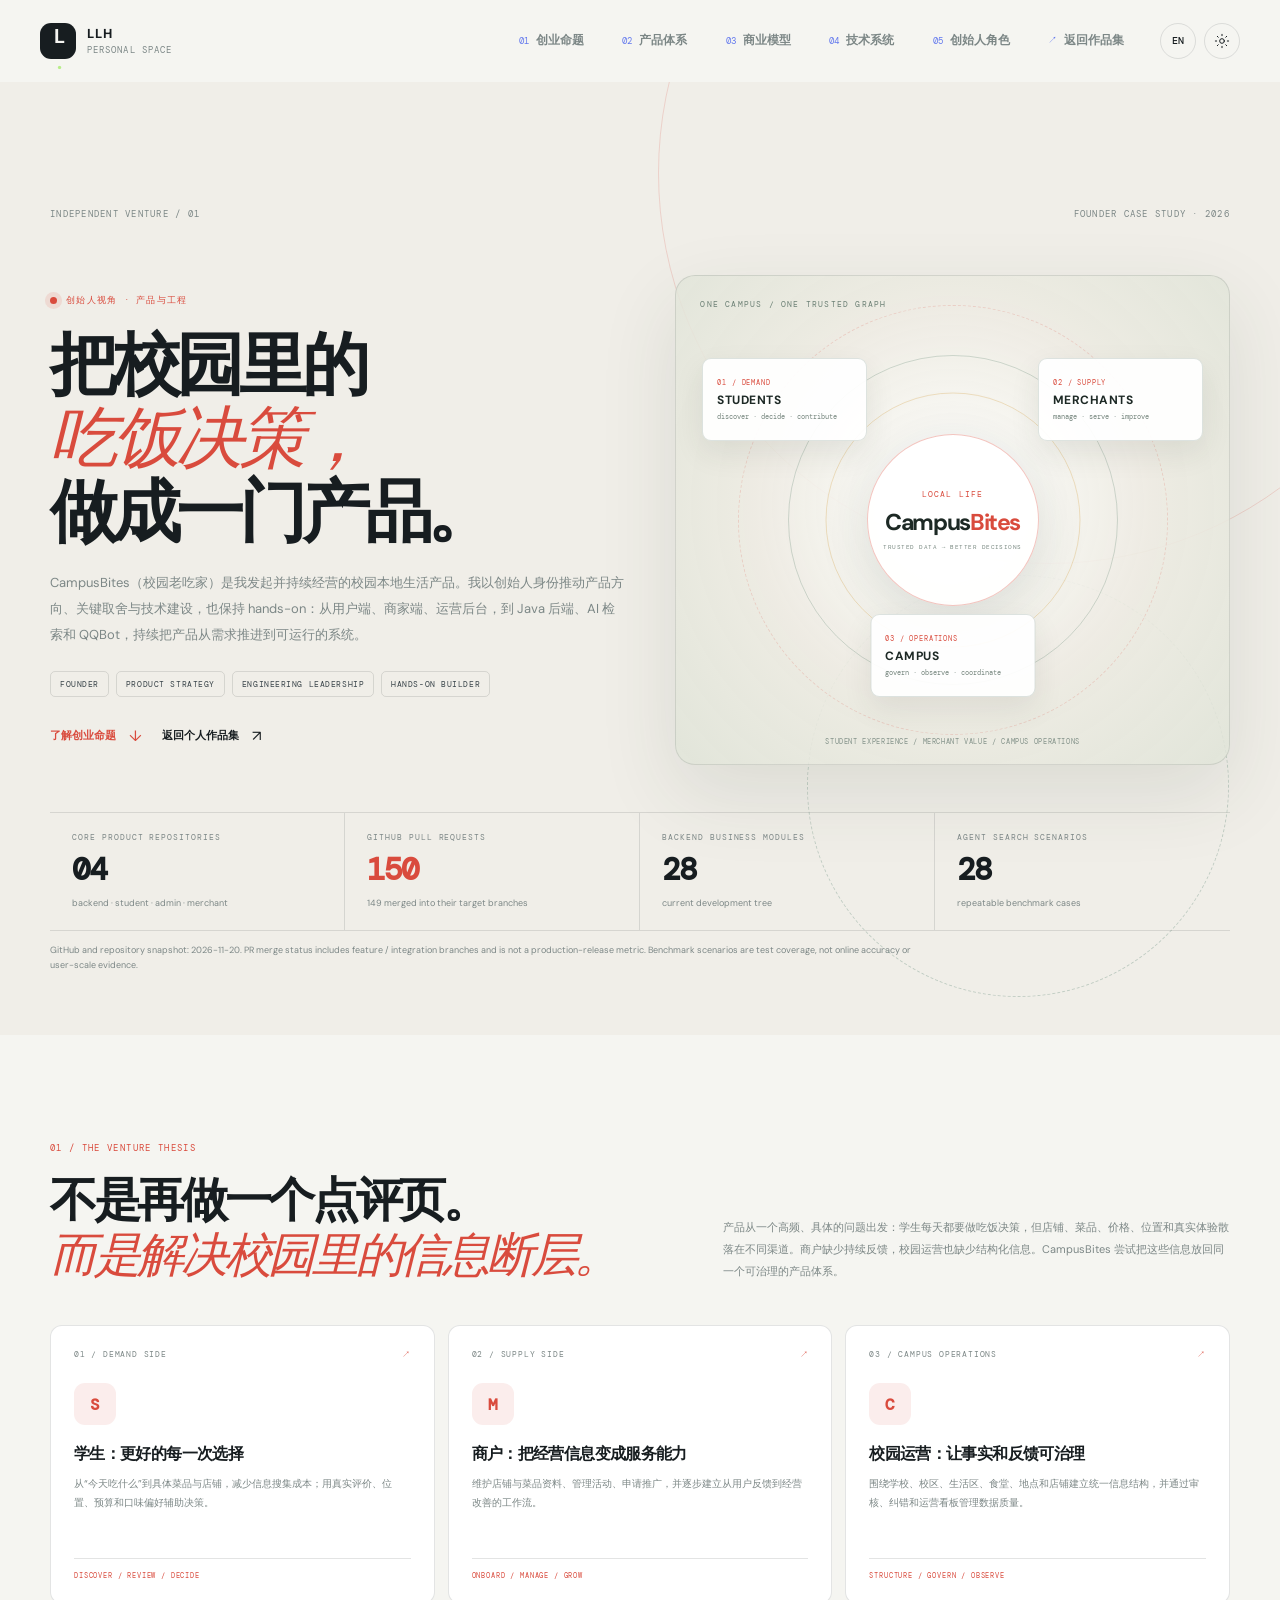
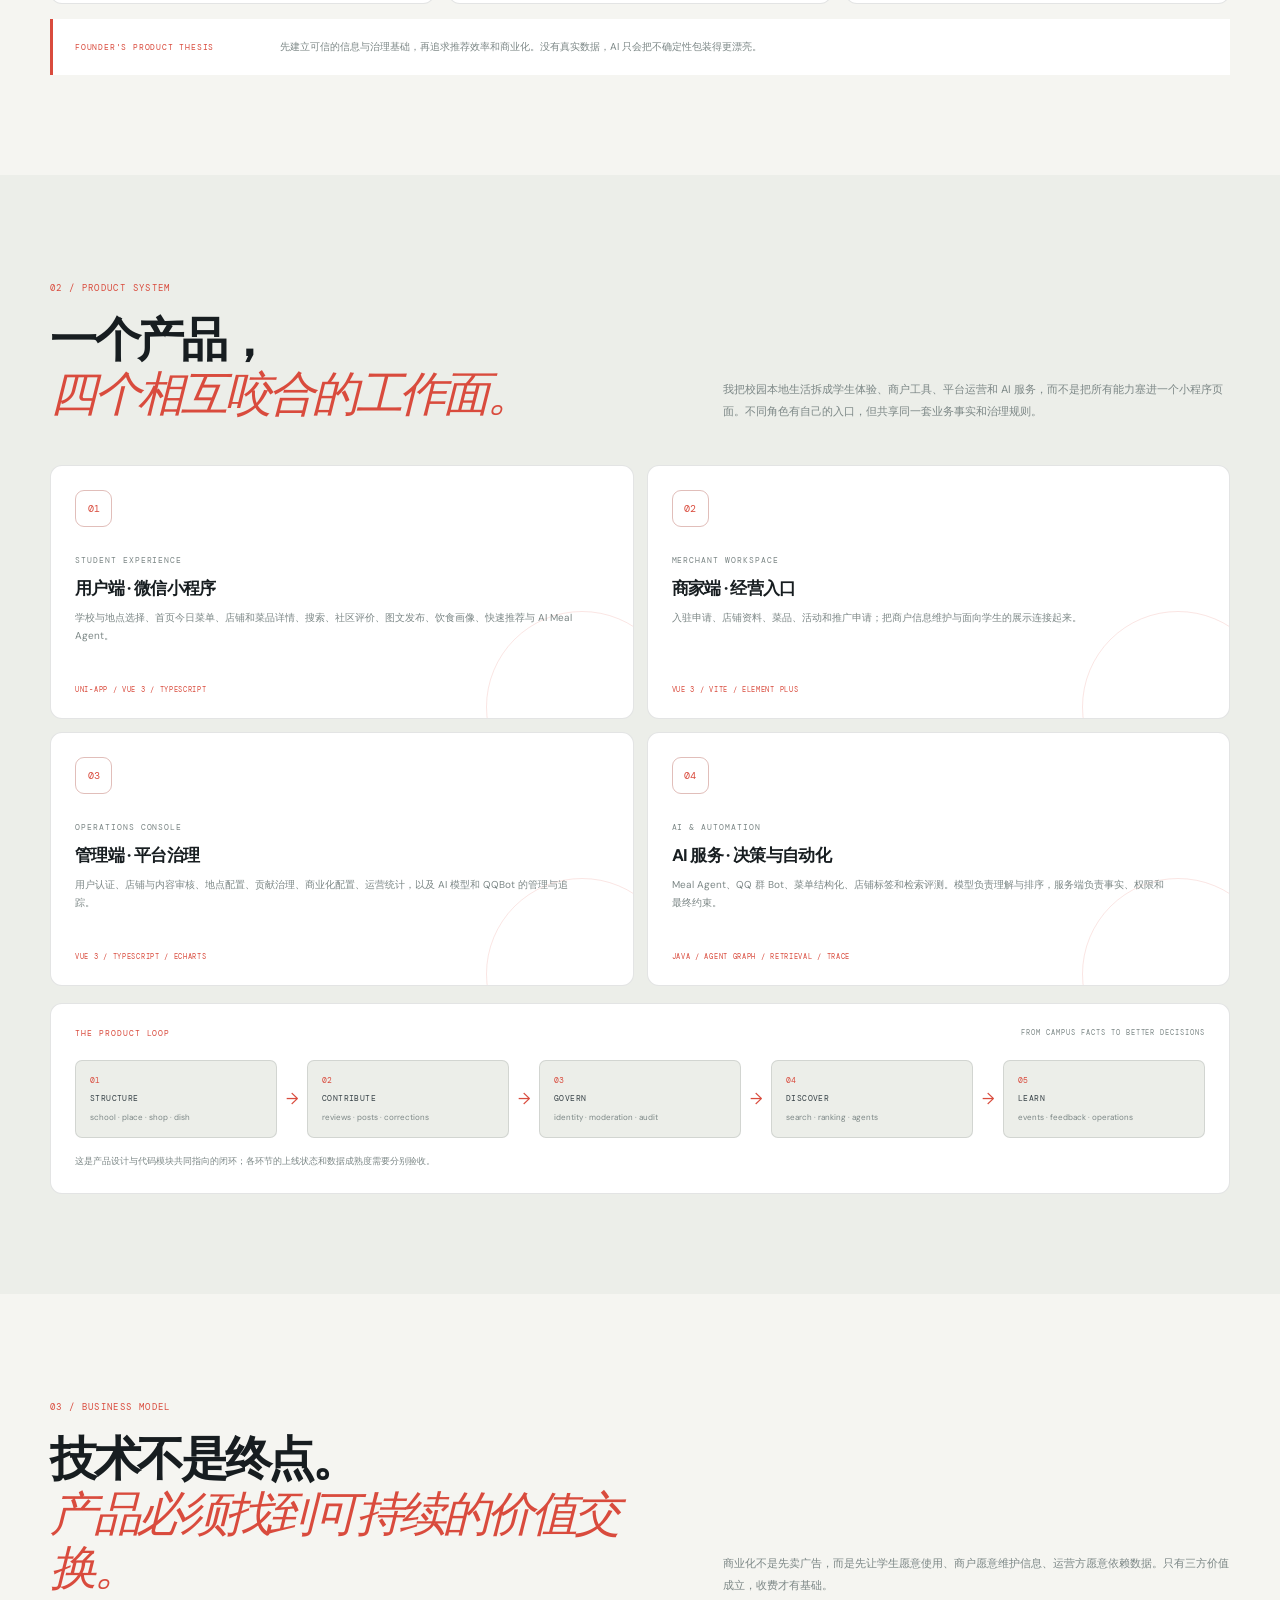
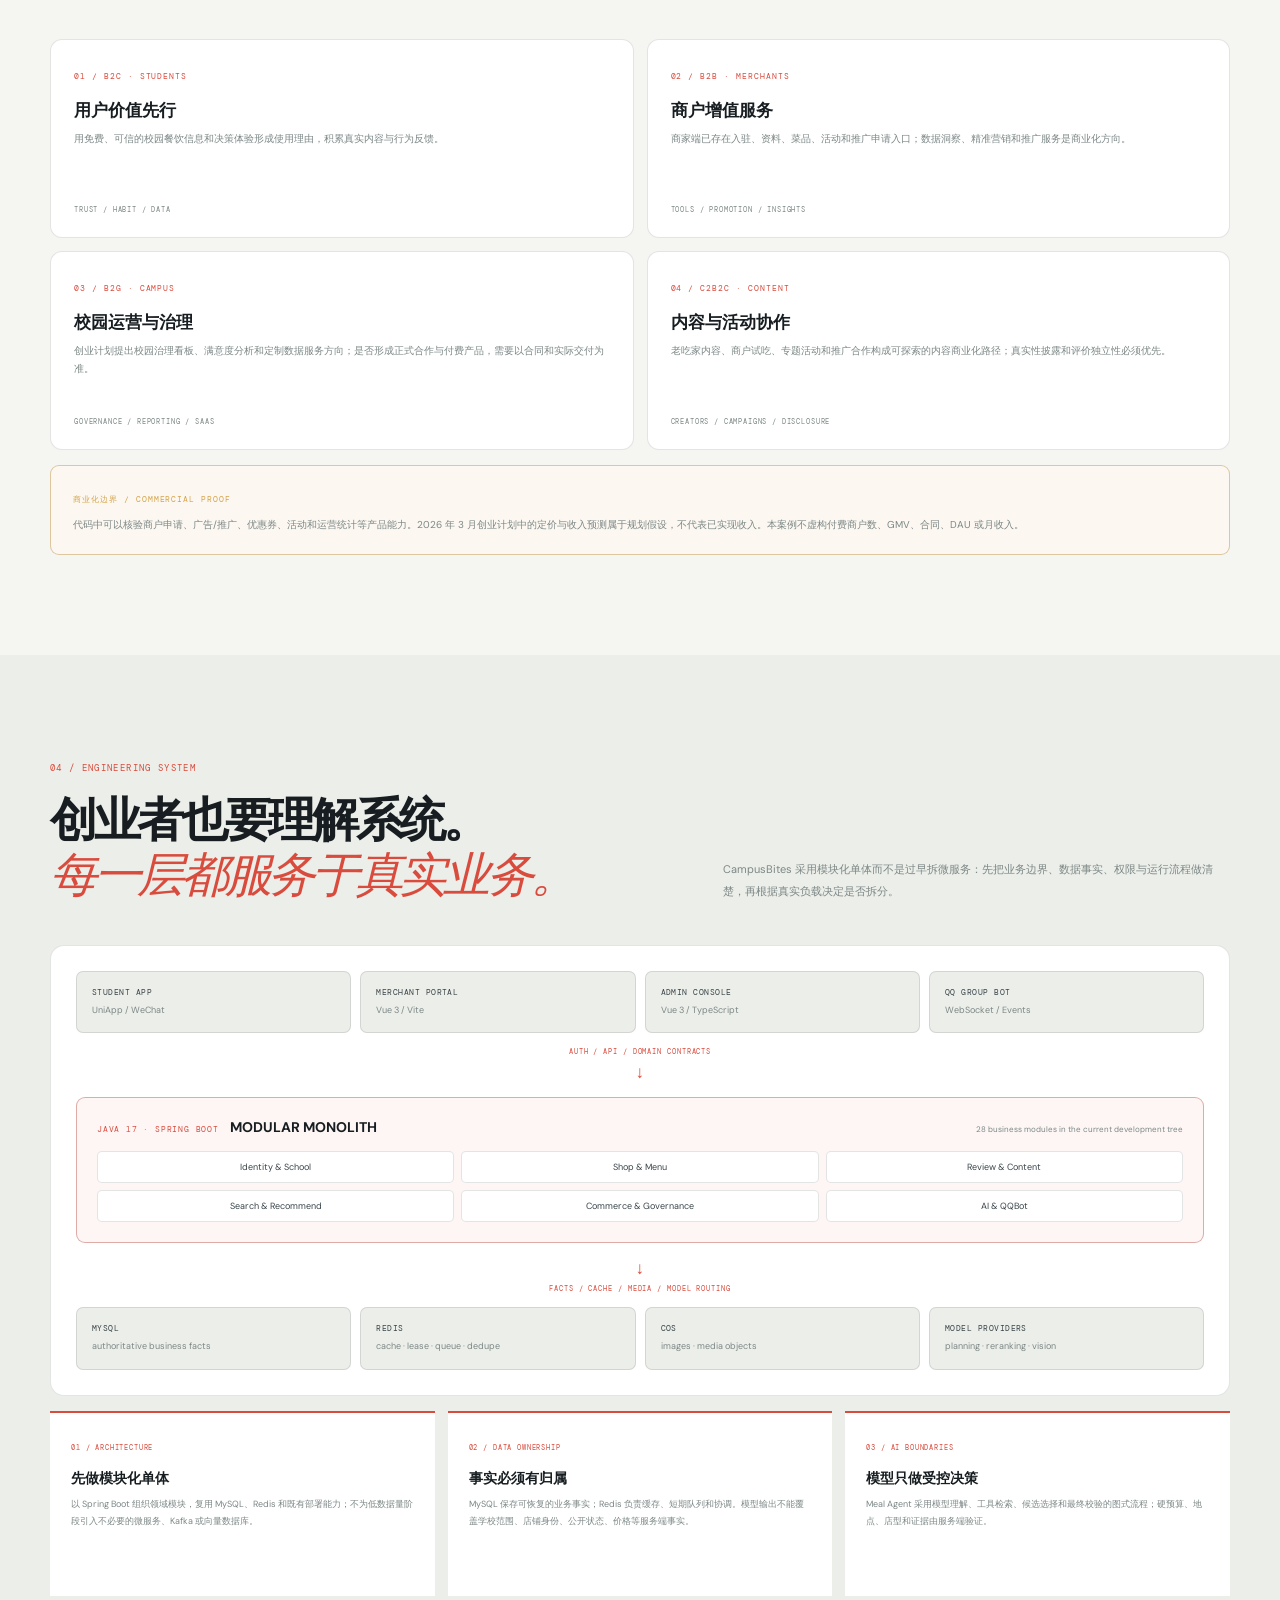
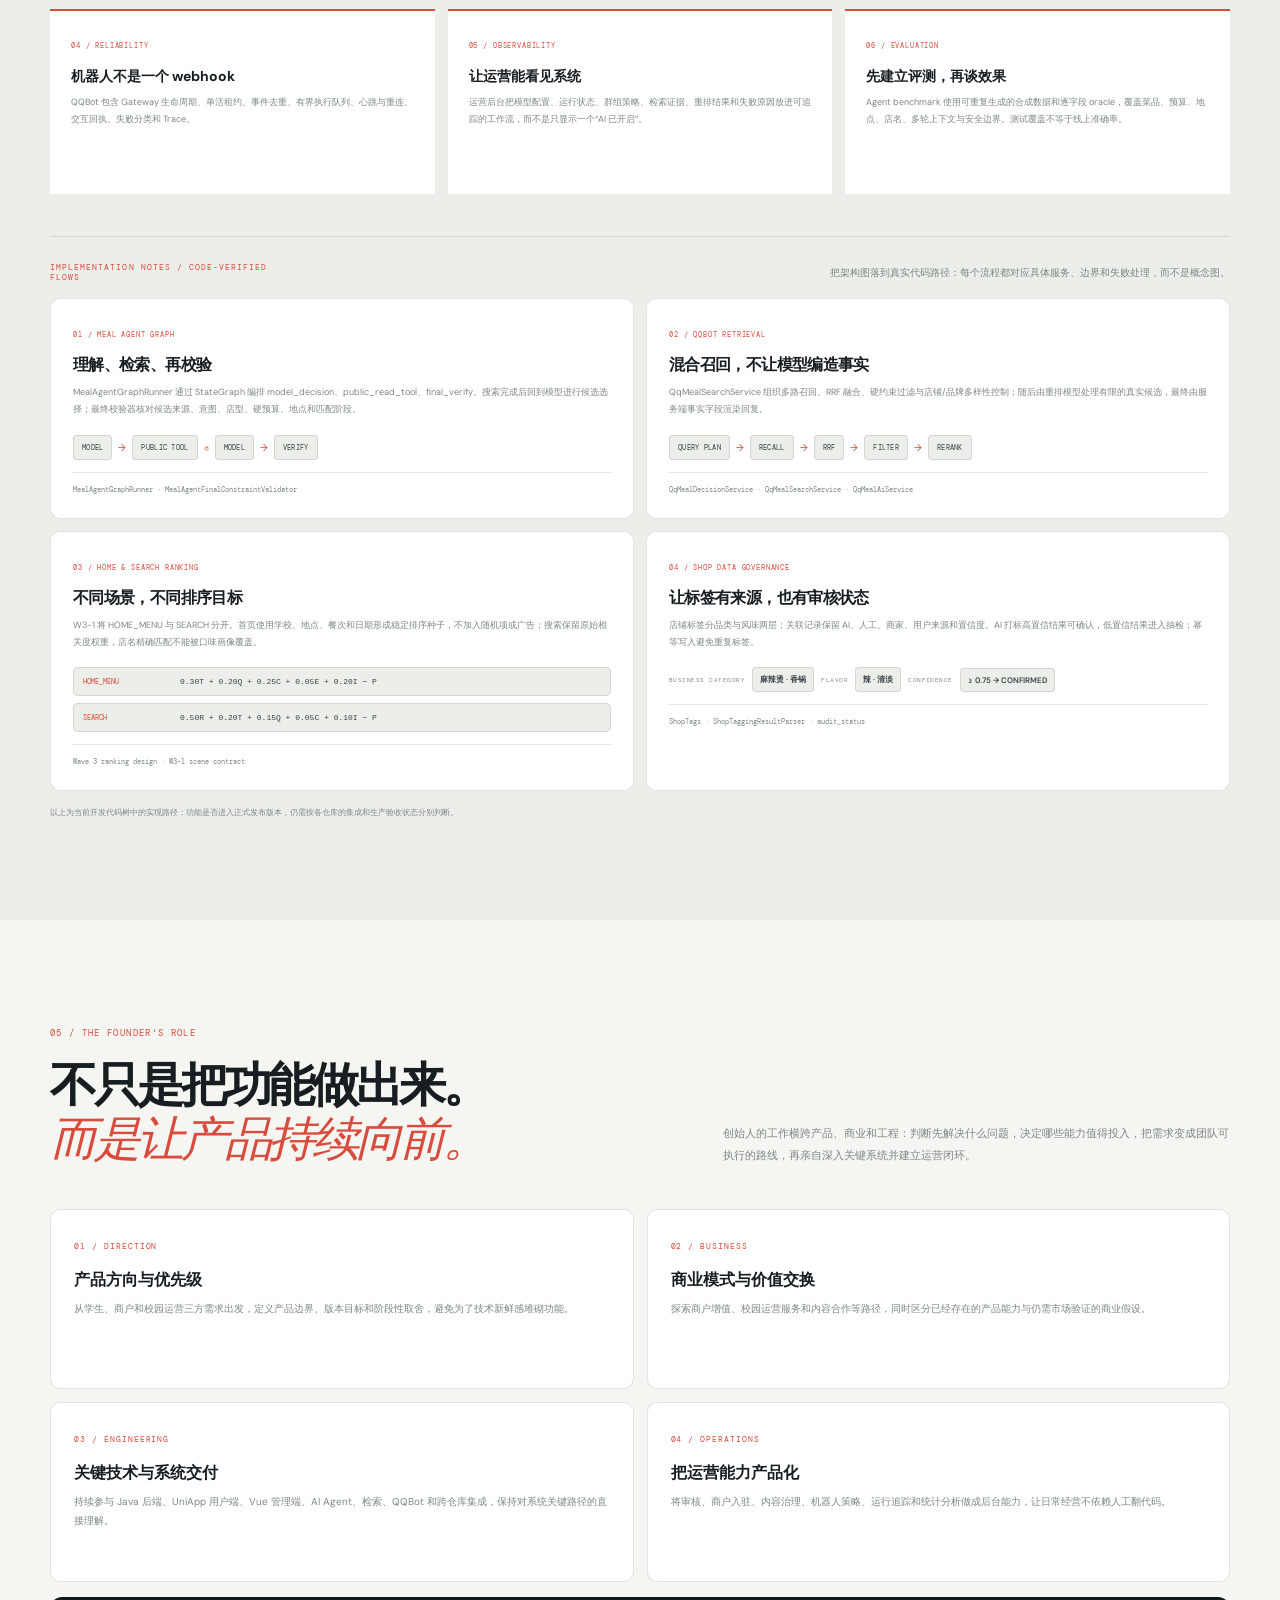
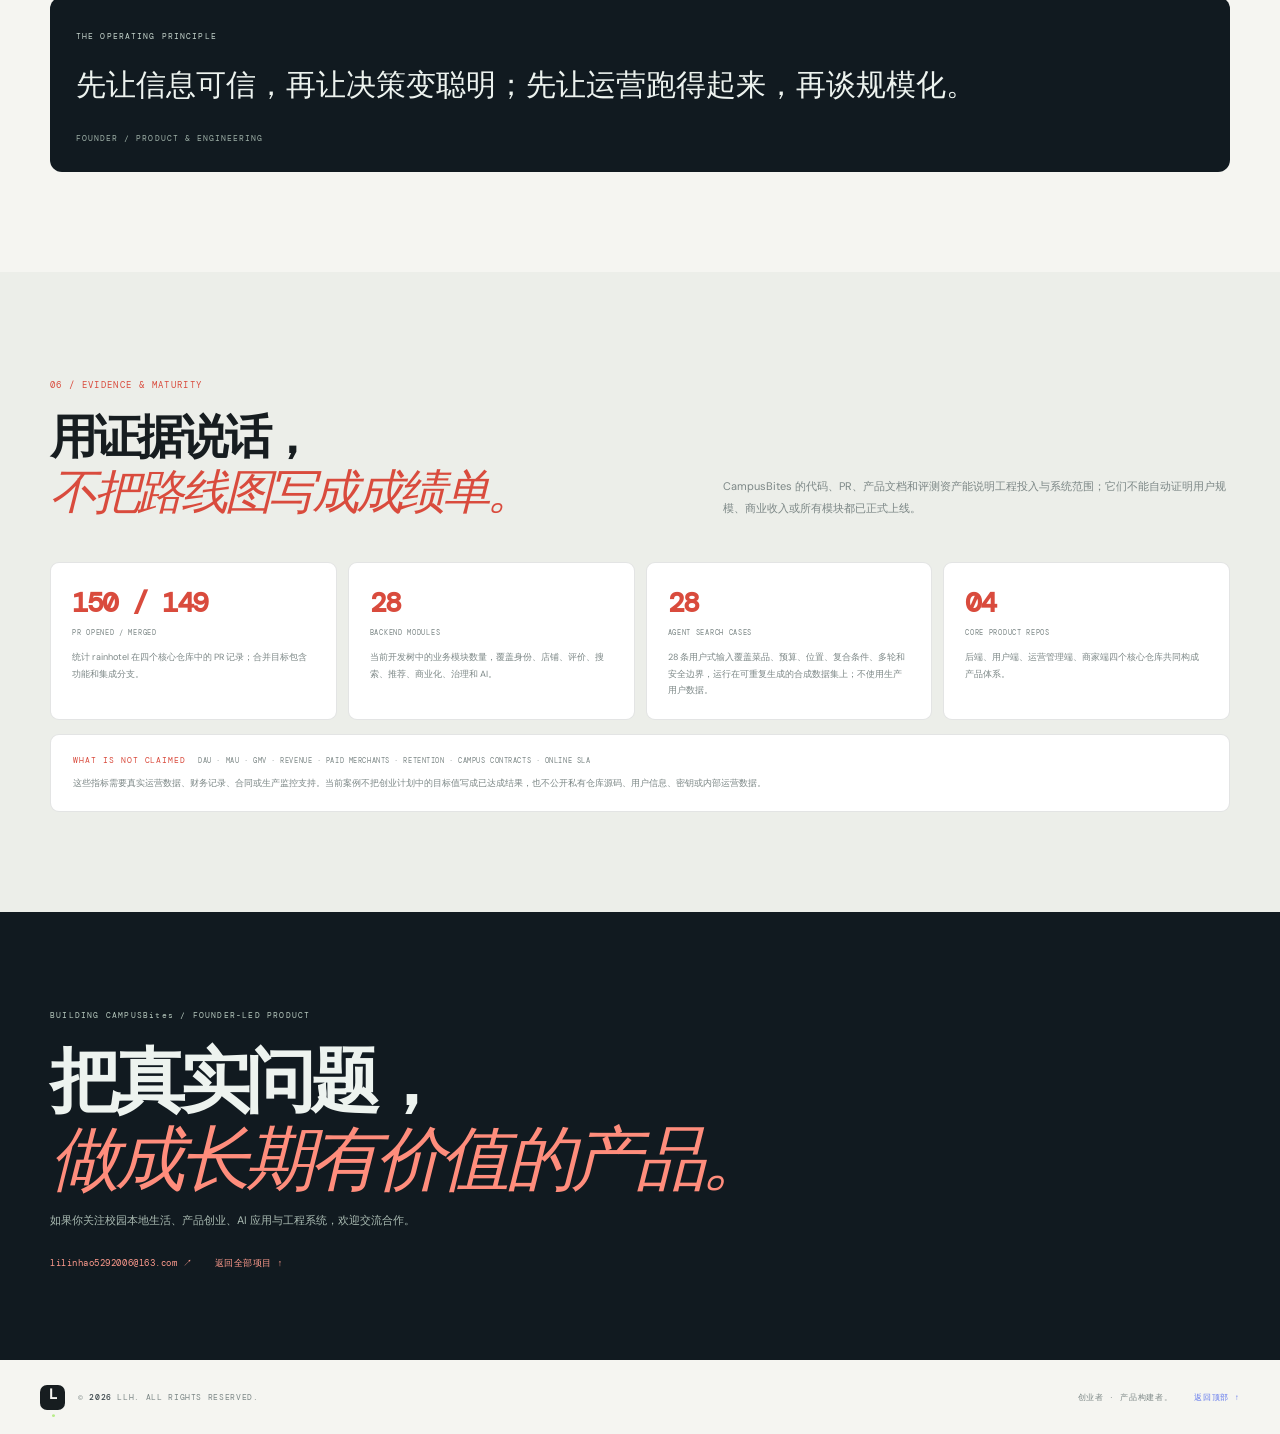
<file: campusbites.html>
<!doctype html>
<html lang="zh-CN" class="js" data-language="zh" data-theme="light">
<head>
  <meta charset="utf-8">
  <meta name="viewport" content="width=device-width, initial-scale=1">
  <meta name="theme-color" content="#f5f5f1">
  <meta name="description" content="CampusBites founder case study by LLH — a campus local-life venture connecting student discovery, merchant operations, trusted campus data, and AI-assisted decisions.">
  <meta property="og:title" content="CampusBites — Founder Case Study / LLH">
  <meta property="og:description" content="From a campus dining problem to a founder-led local-life product and operating system.">
  <title>CampusBites — Founder Case Study | LLH</title>
  <link rel="preconnect" href="https://fonts.googleapis.com">
  <link rel="preconnect" href="https://fonts.gstatic.com" crossorigin>
  <link href="https://fonts.googleapis.com/css2?family=DM+Mono:wght@400;500&family=DM+Sans:wght@400;500;600;700&family=Manrope:wght@400;500;600;700;800&display=swap" rel="stylesheet">
  <link rel="stylesheet" href="styles.css">
  <link rel="stylesheet" href="campusbites.css">
</head>
<body class="campusbites-case">
  <div class="scroll-progress"><span id="scroll-progress-bar"></span></div>
  <header class="site-header" id="top">
    <a class="brand" href="index.html#top" aria-label="LLH home">
      <span class="brand-symbol">L<span>.</span></span>
      <span class="brand-copy">LLH <small>PERSONAL SPACE</small></span>
    </a>
    <nav class="main-nav" id="main-nav" aria-label="Case study navigation">
      <a href="#venture"><span>01</span><span data-zh="创业命题" data-en="Venture">创业命题</span></a>
      <a href="#product"><span>02</span><span data-zh="产品体系" data-en="Product">产品体系</span></a>
      <a href="#business"><span>03</span><span data-zh="商业模型" data-en="Business">商业模型</span></a>
      <a href="#architecture"><span>04</span><span data-zh="技术系统" data-en="System">技术系统</span></a>
      <a href="#founder"><span>05</span><span data-zh="创始人角色" data-en="Founder">创始人角色</span></a>
      <a href="index.html#work"><span>↗</span><span data-zh="返回作品集" data-en="Portfolio">返回作品集</span></a>
    </nav>
    <div class="header-actions">
      <button class="icon-button language-toggle" id="language-toggle" type="button" aria-label="Switch language">EN</button>
      <button class="icon-button theme-toggle" id="theme-toggle" type="button" aria-label="Switch color theme">
        <svg class="sun-icon" viewBox="0 0 24 24" aria-hidden="true"><circle cx="12" cy="12" r="3.5"/><path d="M12 2v2m0 16v2M4.93 4.93l1.42 1.42m11.3 11.3 1.42 1.42M2 12h2m16 0h2M4.93 19.07l1.42-1.42m11.3-11.3 1.42-1.42"/></svg>
        <svg class="moon-icon" viewBox="0 0 24 24" aria-hidden="true"><path d="M20.5 15.3A8.7 8.7 0 0 1 8.7 3.5 8.9 8.9 0 1 0 20.5 15.3Z"/></svg>
      </button>
      <button class="menu-toggle" id="menu-toggle" type="button" aria-label="Open navigation" aria-expanded="false"><span></span><span></span></button>
    </div>
  </header>

  <main>
    <section class="cb-hero">
      <div class="cb-wrap">
        <div class="cb-overline"><span>INDEPENDENT VENTURE / 01</span><span>FOUNDER CASE STUDY · 2026</span></div>
        <div class="cb-hero-grid">
          <div class="cb-hero-copy">
            <div class="cb-eyebrow"><i></i><span data-zh="创始人视角 · 产品与工程" data-en="FOUNDER VIEW · PRODUCT & ENGINEERING">创始人视角 · 产品与工程</span></div>
            <h1 class="lang-zh">把校园里的<br><em>吃饭决策，</em><br>做成一门产品。</h1>
            <h1 class="lang-en">Turn campus dining<br>into a <em>trusted local-life</em><br>product.</h1>
            <p class="cb-hero-intro lang-zh">CampusBites（校园老吃家）是我发起并持续经营的校园本地生活产品。我以创始人身份推动产品方向、关键取舍与技术建设，也保持 hands-on：从用户端、商家端、运营后台，到 Java 后端、AI 检索和 QQBot，持续把产品从需求推进到可运行的系统。</p>
            <p class="cb-hero-intro lang-en">CampusBites is a campus local-life venture I founded and continue to operate. I drive product direction, key trade-offs, and technical development while staying hands-on across the student app, merchant portal, operations console, Java backend, AI retrieval, and QQBot.</p>
            <div class="cb-role-tags"><span>FOUNDER</span><span>PRODUCT STRATEGY</span><span>ENGINEERING LEADERSHIP</span><span>HANDS-ON BUILDER</span></div>
            <div class="cb-hero-actions">
              <a href="#venture"><span data-zh="了解创业命题" data-en="Explore the venture">了解创业命题</span><b>↓</b></a>
              <a href="index.html#work"><span data-zh="返回个人作品集" data-en="Back to portfolio">返回个人作品集</span><b>↗</b></a>
            </div>
          </div>
          <div class="cb-hero-art" aria-label="CampusBites connects students, merchants and campus operations">
            <div class="cb-orbit cb-orbit-one"></div>
            <div class="cb-orbit cb-orbit-two"></div>
            <div class="cb-orbit cb-orbit-three"></div>
            <div class="cb-art-kicker">ONE CAMPUS / ONE TRUSTED GRAPH</div>
            <div class="cb-node cb-node-student"><span>01 / DEMAND</span><b>STUDENTS</b><small>discover · decide · contribute</small></div>
            <div class="cb-node cb-node-merchant"><span>02 / SUPPLY</span><b>MERCHANTS</b><small>manage · serve · improve</small></div>
            <div class="cb-node cb-node-campus"><span>03 / OPERATIONS</span><b>CAMPUS</b><small>govern · observe · coordinate</small></div>
            <div class="cb-core"><span>LOCAL LIFE</span><b>Campus<span>Bites</span></b><small>TRUSTED DATA → BETTER DECISIONS</small></div>
            <div class="cb-art-foot">STUDENT EXPERIENCE / MERCHANT VALUE / CAMPUS OPERATIONS</div>
          </div>
        </div>
        <div class="cb-metrics">
          <div><small>CORE PRODUCT REPOSITORIES</small><strong>04</strong><span>backend · student · admin · merchant</span></div>
          <div><small>GITHUB PULL REQUESTS</small><strong>150</strong><span>149 merged into their target branches</span></div>
          <div><small>BACKEND BUSINESS MODULES</small><strong>28</strong><span>current development tree</span></div>
          <div><small>AGENT SEARCH SCENARIOS</small><strong>28</strong><span>repeatable benchmark cases</span></div>
        </div>
        <p class="cb-metrics-note">GitHub and repository snapshot: 2026-11-20. PR merge status includes feature / integration branches and is not a production-release metric. Benchmark scenarios are test coverage, not online accuracy or user-scale evidence.</p>
      </div>
    </section>

    <section class="cb-section" id="venture">
      <div class="cb-wrap">
        <div class="cb-section-heading">
          <div><span class="cb-index">01 / THE VENTURE THESIS</span><h2 class="lang-zh">不是再做一个点评页。<br><em>而是解决校园里的信息断层。</em></h2><h2 class="lang-en">Not another review page.<br><em>A response to fragmented campus information.</em></h2></div>
          <p class="lang-zh">产品从一个高频、具体的问题出发：学生每天都要做吃饭决策，但店铺、菜品、价格、位置和真实体验散落在不同渠道。商户缺少持续反馈，校园运营也缺少结构化信息。CampusBites 尝试把这些信息放回同一个可治理的产品体系。</p>
          <p class="lang-en">The product starts with a frequent, concrete decision. Students choose where and what to eat every day, yet shops, dishes, prices, locations, and real experiences are scattered. Merchants lack structured feedback, while campus operators lack a consistent information layer. CampusBites brings these pieces into one governed product system.</p>
        </div>
        <div class="cb-stakeholder-grid">
          <article class="cb-stakeholder">
            <div class="cb-card-top"><span>01 / DEMAND SIDE</span><i>↗</i></div><div class="cb-stakeholder-icon">S</div>
            <h3>学生：更好的每一次选择</h3>
            <p class="lang-zh">从“今天吃什么”到具体菜品与店铺，减少信息搜集成本；用真实评价、位置、预算和口味偏好辅助决策。</p>
            <p class="lang-en">Reduce the effort behind everyday food decisions with real reviews, location, budget, dish facts, and taste preferences.</p>
            <div class="cb-card-foot">DISCOVER / REVIEW / DECIDE</div>
          </article>
          <article class="cb-stakeholder">
            <div class="cb-card-top"><span>02 / SUPPLY SIDE</span><i>↗</i></div><div class="cb-stakeholder-icon">M</div>
            <h3>商户：把经营信息变成服务能力</h3>
            <p class="lang-zh">维护店铺与菜品资料、管理活动、申请推广，并逐步建立从用户反馈到经营改善的工作流。</p>
            <p class="lang-en">Maintain shop and dish information, manage activities, apply for promotion, and build a workflow from customer feedback to operational improvement.</p>
            <div class="cb-card-foot">ONBOARD / MANAGE / GROW</div>
          </article>
          <article class="cb-stakeholder">
            <div class="cb-card-top"><span>03 / CAMPUS OPERATIONS</span><i>↗</i></div><div class="cb-stakeholder-icon">C</div>
            <h3>校园运营：让事实和反馈可治理</h3>
            <p class="lang-zh">围绕学校、校区、生活区、食堂、地点和店铺建立统一信息结构，并通过审核、纠错和运营看板管理数据质量。</p>
            <p class="lang-en">Organize schools, campuses, living areas, canteens, places, and shops into a consistent information model, supported by moderation, fact correction, and operations dashboards.</p>
            <div class="cb-card-foot">STRUCTURE / GOVERN / OBSERVE</div>
          </article>
        </div>
        <div class="cb-thesis-note"><b>FOUNDER'S PRODUCT THESIS</b><span class="lang-zh">先建立可信的信息与治理基础，再追求推荐效率和商业化。没有真实数据，AI 只会把不确定性包装得更漂亮。</span><span class="lang-en">Build trusted information and governance first; optimize discovery and monetization second. Without reliable facts, AI only makes uncertainty look more polished.</span></div>
      </div>
    </section>

    <section class="cb-section cb-section-alt" id="product">
      <div class="cb-wrap">
        <div class="cb-section-heading">
          <div><span class="cb-index">02 / PRODUCT SYSTEM</span><h2 class="lang-zh">一个产品，<br><em>四个相互咬合的工作面。</em></h2><h2 class="lang-en">One product.<br><em>Four connected operating surfaces.</em></h2></div>
          <p class="lang-zh">我把校园本地生活拆成学生体验、商户工具、平台运营和 AI 服务，而不是把所有能力塞进一个小程序页面。不同角色有自己的入口，但共享同一套业务事实和治理规则。</p>
          <p class="lang-en">CampusBites is organized into the student experience, merchant tools, platform operations, and AI services—not squeezed into a single mini-program surface. Each role has its own workflow while sharing the same business facts and governance rules.</p>
        </div>
        <div class="cb-surface-grid">
          <article class="cb-surface cb-surface-student"><div class="cb-surface-icon">01</div><span>STUDENT EXPERIENCE</span><h3>用户端 · 微信小程序</h3><p class="lang-zh">学校与地点选择、首页今日菜单、店铺和菜品详情、搜索、社区评价、图文发布、饮食画像、快速推荐与 AI Meal Agent。</p><p class="lang-en">School and location selection, daily menu, shop and dish details, search, review community, publishing, taste profile, quick recommendations, and the AI Meal Agent.</p><div class="cb-stack">UNI-APP / VUE 3 / TYPESCRIPT</div></article>
          <article class="cb-surface cb-surface-merchant"><div class="cb-surface-icon">02</div><span>MERCHANT WORKSPACE</span><h3>商家端 · 经营入口</h3><p class="lang-zh">入驻申请、店铺资料、菜品、活动和推广申请；把商户信息维护与面向学生的展示连接起来。</p><p class="lang-en">Merchant onboarding, shop profiles, dishes, activities, and promotion applications—connecting merchant-maintained information with the student-facing experience.</p><div class="cb-stack">VUE 3 / VITE / ELEMENT PLUS</div></article>
          <article class="cb-surface cb-surface-ops"><div class="cb-surface-icon">03</div><span>OPERATIONS CONSOLE</span><h3>管理端 · 平台治理</h3><p class="lang-zh">用户认证、店铺与内容审核、地点配置、贡献治理、商业化配置、运营统计，以及 AI 模型和 QQBot 的管理与追踪。</p><p class="lang-en">User verification, shop and content moderation, location configuration, contribution governance, commerce controls, operations analytics, and AI / QQBot management and tracing.</p><div class="cb-stack">VUE 3 / TYPESCRIPT / ECHARTS</div></article>
          <article class="cb-surface cb-surface-ai"><div class="cb-surface-icon">04</div><span>AI & AUTOMATION</span><h3>AI 服务 · 决策与自动化</h3><p class="lang-zh">Meal Agent、QQ 群 Bot、菜单结构化、店铺标签和检索评测。模型负责理解与排序，服务端负责事实、权限和最终约束。</p><p class="lang-en">Meal Agent, QQ group bot, menu structuring, shop tagging, and retrieval evaluation. Models interpret and rank; the server owns facts, permissions, and final constraints.</p><div class="cb-stack">JAVA / AGENT GRAPH / RETRIEVAL / TRACE</div></article>
        </div>
        <div class="cb-product-loop">
          <div class="cb-loop-heading"><span>THE PRODUCT LOOP</span><small>FROM CAMPUS FACTS TO BETTER DECISIONS</small></div>
          <div class="cb-loop-steps">
            <div><small>01</small><b>STRUCTURE</b><span>school · place · shop · dish</span></div><i>→</i>
            <div><small>02</small><b>CONTRIBUTE</b><span>reviews · posts · corrections</span></div><i>→</i>
            <div><small>03</small><b>GOVERN</b><span>identity · moderation · audit</span></div><i>→</i>
            <div><small>04</small><b>DISCOVER</b><span>search · ranking · agents</span></div><i>→</i>
            <div><small>05</small><b>LEARN</b><span>events · feedback · operations</span></div>
          </div>
          <p class="cb-loop-note lang-zh">这是产品设计与代码模块共同指向的闭环；各环节的上线状态和数据成熟度需要分别验收。</p>
          <p class="cb-loop-note lang-en">This loop is reflected in the product design and code modules; release status and data maturity must still be validated per capability.</p>
        </div>
      </div>
    </section>

    <section class="cb-section" id="business">
      <div class="cb-wrap">
        <div class="cb-section-heading">
          <div><span class="cb-index">03 / BUSINESS MODEL</span><h2 class="lang-zh">技术不是终点。<br><em>产品必须找到可持续的价值交换。</em></h2><h2 class="lang-en">Technology is not the destination.<br><em>The product needs a sustainable exchange of value.</em></h2></div>
          <p class="lang-zh">商业化不是先卖广告，而是先让学生愿意使用、商户愿意维护信息、运营方愿意依赖数据。只有三方价值成立，收费才有基础。</p>
          <p class="lang-en">Monetization should not start with selling ad slots. Students must find value, merchants must want to maintain their information, and operators must be able to act on the data. Monetization follows only when that exchange works.</p>
        </div>
        <div class="cb-business-grid">
          <article><span>01 / B2C · STUDENTS</span><h3>用户价值先行</h3><p class="lang-zh">用免费、可信的校园餐饮信息和决策体验形成使用理由，积累真实内容与行为反馈。</p><p class="lang-en">Create a reason to return through free, trusted campus food information and decision support, building authentic content and behavioral feedback.</p><b>TRUST / HABIT / DATA</b></article>
          <article><span>02 / B2B · MERCHANTS</span><h3>商户增值服务</h3><p class="lang-zh">商家端已存在入驻、资料、菜品、活动和推广申请入口；数据洞察、精准营销和推广服务是商业化方向。</p><p class="lang-en">The merchant portal already contains onboarding, profile, dish, activity, and promotion workflows. Insights, targeted marketing, and promotion services are monetization directions.</p><b>TOOLS / PROMOTION / INSIGHTS</b></article>
          <article><span>03 / B2G · CAMPUS</span><h3>校园运营与治理</h3><p class="lang-zh">创业计划提出校园治理看板、满意度分析和定制数据服务方向；是否形成正式合作与付费产品，需要以合同和实际交付为准。</p><p class="lang-en">The business plan explores campus governance dashboards, satisfaction analysis, and custom data services. Formal partnerships and paid delivery must be evidenced by actual agreements and deployments.</p><b>GOVERNANCE / REPORTING / SAAS</b></article>
          <article><span>04 / C2B2C · CONTENT</span><h3>内容与活动协作</h3><p class="lang-zh">老吃家内容、商户试吃、专题活动和推广合作构成可探索的内容商业化路径；真实性披露和评价独立性必须优先。</p><p class="lang-en">Creator reviews, merchant tastings, topic campaigns, and promotion partnerships form a potential content-commerce path; disclosure and review independence come first.</p><b>CREATORS / CAMPAIGNS / DISCLOSURE</b></article>
        </div>
        <div class="cb-commercial-boundary"><strong>商业化边界 / COMMERCIAL PROOF</strong><p class="lang-zh">代码中可以核验商户申请、广告/推广、优惠券、活动和运营统计等产品能力。2026 年 3 月创业计划中的定价与收入预测属于规划假设，不代表已实现收入。本案例不虚构付费商户数、GMV、合同、DAU 或月收入。</p><p class="lang-en">The code contains merchant applications, ads / promotion, coupons, activities, and operations analytics. Pricing and revenue forecasts in the March 2026 business plan are planning assumptions, not realized revenue. This case does not invent paying merchants, GMV, contracts, DAU, or monthly revenue.</p></div>
      </div>
    </section>

    <section class="cb-section cb-section-alt" id="architecture">
      <div class="cb-wrap">
        <div class="cb-section-heading">
          <div><span class="cb-index">04 / ENGINEERING SYSTEM</span><h2 class="lang-zh">创业者也要理解系统。<br><em>每一层都服务于真实业务。</em></h2><h2 class="lang-en">A founder must understand the system.<br><em>Every layer serves a real workflow.</em></h2></div>
          <p class="lang-zh">CampusBites 采用模块化单体而不是过早拆微服务：先把业务边界、数据事实、权限与运行流程做清楚，再根据真实负载决定是否拆分。</p>
          <p class="lang-en">CampusBites uses a modular monolith rather than splitting into microservices too early. Domain boundaries, source-of-truth data, permissions, and operational flows come first; architecture evolves with real load.</p>
        </div>
        <div class="cb-architecture">
          <div class="cb-arch-clients">
            <div><b>STUDENT APP</b><span>UniApp / WeChat</span></div>
            <div><b>MERCHANT PORTAL</b><span>Vue 3 / Vite</span></div>
            <div><b>ADMIN CONSOLE</b><span>Vue 3 / TypeScript</span></div>
            <div><b>QQ GROUP BOT</b><span>WebSocket / Events</span></div>
          </div>
          <div class="cb-arch-connector"><span>AUTH / API / DOMAIN CONTRACTS</span><i>↓</i></div>
          <div class="cb-arch-core">
            <div class="cb-arch-core-head"><span>JAVA 17 · SPRING BOOT</span><b>MODULAR MONOLITH</b><small>28 business modules in the current development tree</small></div>
            <div class="cb-arch-domains"><span>Identity & School</span><span>Shop & Menu</span><span>Review & Content</span><span>Search & Recommend</span><span>Commerce & Governance</span><span>AI & QQBot</span></div>
          </div>
          <div class="cb-arch-connector"><i>↓</i><span>FACTS / CACHE / MEDIA / MODEL ROUTING</span></div>
          <div class="cb-arch-data">
            <div><b>MYSQL</b><span>authoritative business facts</span></div>
            <div><b>REDIS</b><span>cache · lease · queue · dedupe</span></div>
            <div><b>COS</b><span>images · media objects</span></div>
            <div><b>MODEL PROVIDERS</b><span>planning · reranking · vision</span></div>
          </div>
        </div>
        <div class="cb-principles-grid">
          <article><span>01 / ARCHITECTURE</span><h3>先做模块化单体</h3><p class="lang-zh">以 Spring Boot 组织领域模块，复用 MySQL、Redis 和既有部署能力；不为低数据量阶段引入不必要的微服务、Kafka 或向量数据库。</p><p class="lang-en">Organize domain modules inside Spring Boot and reuse MySQL, Redis, and existing deployment infrastructure. Avoid microservices, Kafka, or vector databases before the workload justifies them.</p></article>
          <article><span>02 / DATA OWNERSHIP</span><h3>事实必须有归属</h3><p class="lang-zh">MySQL 保存可恢复的业务事实；Redis 负责缓存、短期队列和协调。模型输出不能覆盖学校范围、店铺身份、公开状态、价格等服务端事实。</p><p class="lang-en">MySQL owns recoverable business facts; Redis handles cache, short-lived queues, and coordination. Model output cannot override school scope, shop identity, visibility, or prices.</p></article>
          <article><span>03 / AI BOUNDARIES</span><h3>模型只做受控决策</h3><p class="lang-zh">Meal Agent 采用模型理解、工具检索、候选选择和最终校验的图式流程；硬预算、地点、店型和证据由服务端验证。</p><p class="lang-en">The Meal Agent follows a graph workflow of model interpretation, tool retrieval, candidate selection, and final validation. Budget, location, shop type, and evidence are checked server-side.</p></article>
          <article><span>04 / RELIABILITY</span><h3>机器人不是一个 webhook</h3><p class="lang-zh">QQBot 包含 Gateway 生命周期、单活租约、事件去重、有界执行队列、心跳与重连、交互回执、失败分类和 Trace。</p><p class="lang-en">QQBot includes gateway lifecycle management, a single-active lease, event deduplication, bounded executors, heartbeats and reconnects, interaction acknowledgements, failure mapping, and traces.</p></article>
          <article><span>05 / OBSERVABILITY</span><h3>让运营能看见系统</h3><p class="lang-zh">运营后台把模型配置、运行状态、群组策略、检索证据、重排结果和失败原因放进可追踪的工作流，而不是只显示一个“AI 已开启”。</p><p class="lang-en">The operations console connects model configuration, runtime state, group policies, retrieval evidence, reranking, and failure reasons into an observable workflow—not just an “AI enabled” switch.</p></article>
          <article><span>06 / EVALUATION</span><h3>先建立评测，再谈效果</h3><p class="lang-zh">Agent benchmark 使用可重复生成的合成数据和逐字段 oracle，覆盖菜品、预算、地点、店名、多轮上下文与安全边界。测试覆盖不等于线上准确率。</p><p class="lang-en">The Agent benchmark uses reproducible synthetic data and field-level oracles for dishes, budgets, locations, shop names, multi-turn context, and safety boundaries. Test coverage is not online accuracy.</p></article>
        </div>
        <div class="cb-system-details">
          <div class="cb-system-heading"><span>IMPLEMENTATION NOTES / CODE-VERIFIED FLOWS</span><p class="lang-zh">把架构图落到真实代码路径：每个流程都对应具体服务、边界和失败处理，而不是概念图。</p><p class="lang-en">Move from architecture to code paths: each flow maps to concrete services, boundaries, and failure handling—not just a concept diagram.</p></div>
          <div class="cb-detail-grid">
            <article class="cb-detail-card">
              <span>01 / MEAL AGENT GRAPH</span><h3>理解、检索、再校验</h3>
              <p class="lang-zh">MealAgentGraphRunner 通过 StateGraph 编排 model_decision、public_read_tool、final_verify。搜索完成后回到模型进行候选选择；最终校验器核对候选来源、意图、店型、硬预算、地点和匹配阶段。</p>
              <p class="lang-en">MealAgentGraphRunner orchestrates model_decision, public_read_tool, and final_verify through a StateGraph. After retrieval, control returns to the model for selection; the final validator checks source evidence, intent, shop type, hard budget, location, and match phase.</p>
              <div class="cb-detail-flow"><b>MODEL</b><i>→</i><b>PUBLIC TOOL</b><i>↺</i><b>MODEL</b><i>→</i><b>VERIFY</b></div>
              <small>MealAgentGraphRunner · MealAgentFinalConstraintValidator</small>
            </article>
            <article class="cb-detail-card">
              <span>02 / QQBOT RETRIEVAL</span><h3>混合召回，不让模型编造事实</h3>
              <p class="lang-zh">QqMealSearchService 组织多路召回、RRF 融合、硬约束过滤与店铺/品牌多样性控制；随后由重排模型处理有限的真实候选，最终由服务端事实字段渲染回复。</p>
              <p class="lang-en">QqMealSearchService combines multiple recall routes with RRF fusion, hard-constraint filtering, and shop / brand diversification. A reranker handles a bounded set of real candidates; the server renders the reply from verified business facts.</p>
              <div class="cb-detail-flow"><b>QUERY PLAN</b><i>→</i><b>RECALL</b><i>→</i><b>RRF</b><i>→</i><b>FILTER</b><i>→</i><b>RERANK</b></div>
              <small>QqMealDecisionService · QqMealSearchService · QqMealAiService</small>
            </article>
            <article class="cb-detail-card">
              <span>03 / HOME & SEARCH RANKING</span><h3>不同场景，不同排序目标</h3>
              <p class="lang-zh">W3-1 将 HOME_MENU 与 SEARCH 分开。首页使用学校、地点、餐次和日期形成稳定排序种子，不加入随机项或广告；搜索保留原始相关度权重，店名精确匹配不能被口味画像覆盖。</p>
              <p class="lang-en">W3-1 separates HOME_MENU from SEARCH. The home feed uses school, place, meal period, and date for stable ranking without randomness or ads. Search preserves relevance, and exact shop-name matches cannot be overridden by taste personalization.</p>
              <div class="cb-ranking-pairs"><div><b>HOME_MENU</b><code>0.30T + 0.20Q + 0.25C + 0.05E + 0.20I − P</code></div><div><b>SEARCH</b><code>0.50R + 0.20T + 0.15Q + 0.05C + 0.10I − P</code></div></div>
              <small>Wave 3 ranking design · W3-1 scene contract</small>
            </article>
            <article class="cb-detail-card">
              <span>04 / SHOP DATA GOVERNANCE</span><h3>让标签有来源，也有审核状态</h3>
              <p class="lang-zh">店铺标签分品类与风味两层；关联记录保留 AI、人工、商家、用户来源和置信度。AI 打标高置信结果可确认，低置信结果进入抽检；幂等写入避免重复标签。</p>
              <p class="lang-en">Shop tags separate business categories from flavor attributes. Each association records its source—AI, manual, merchant, or user—and confidence. High-confidence AI tags can be confirmed; lower-confidence results go to review, with idempotent writes preventing duplicates.</p>
              <div class="cb-tag-samples"><span>BUSINESS CATEGORY</span><b>麻辣烫 · 香锅</b><span>FLAVOR</span><b>辣 · 清淡</b><span>CONFIDENCE</span><b>≥ 0.75 → CONFIRMED</b></div>
              <small>ShopTags · ShopTaggingResultParser · audit_status</small>
            </article>
          </div>
          <p class="cb-system-footnote lang-zh">以上为当前开发代码树中的实现路径；功能是否进入正式发布版本，仍需按各仓库的集成和生产验收状态分别判断。</p>
          <p class="cb-system-footnote lang-en">These flows are present in the current development code tree. Whether each capability is in a formal release must be assessed against repository integration and production acceptance separately.</p>
        </div>
      </div>
    </section>

    <section class="cb-section" id="founder">
      <div class="cb-wrap">
        <div class="cb-section-heading">
          <div><span class="cb-index">05 / THE FOUNDER'S ROLE</span><h2 class="lang-zh">不只是把功能做出来。<br><em>而是让产品持续向前。</em></h2><h2 class="lang-en">Not just shipping features.<br><em>Making the venture move forward.</em></h2></div>
          <p class="lang-zh">创始人的工作横跨产品、商业和工程：判断先解决什么问题，决定哪些能力值得投入，把需求变成团队可执行的路线，再亲自深入关键系统并建立运营闭环。</p>
          <p class="lang-en">The founder's work spans product, business, and engineering: deciding which problem to solve first, choosing where to invest, turning requirements into an executable roadmap, going deep on critical systems, and building the operating loop.</p>
        </div>
        <div class="cb-founder-grid">
          <article><span>01 / DIRECTION</span><h3>产品方向与优先级</h3><p class="lang-zh">从学生、商户和校园运营三方需求出发，定义产品边界、版本目标和阶段性取舍，避免为了技术新鲜感堆砌功能。</p><p class="lang-en">Define product boundaries, release goals, and trade-offs around students, merchants, and campus operations—without adding technology for novelty alone.</p></article>
          <article><span>02 / BUSINESS</span><h3>商业模式与价值交换</h3><p class="lang-zh">探索商户增值、校园运营服务和内容合作等路径，同时区分已经存在的产品能力与仍需市场验证的商业假设。</p><p class="lang-en">Explore merchant services, campus operations, and content partnerships while separating implemented product capabilities from business assumptions that still need market validation.</p></article>
          <article><span>03 / ENGINEERING</span><h3>关键技术与系统交付</h3><p class="lang-zh">持续参与 Java 后端、UniApp 用户端、Vue 管理端、AI Agent、检索、QQBot 和跨仓库集成，保持对系统关键路径的直接理解。</p><p class="lang-en">Stay hands-on across the Java backend, UniApp student app, Vue operations console, AI agents, retrieval, QQBot, and cross-repository integration.</p></article>
          <article><span>04 / OPERATIONS</span><h3>把运营能力产品化</h3><p class="lang-zh">将审核、商户入驻、内容治理、机器人策略、运行追踪和统计分析做成后台能力，让日常经营不依赖人工翻代码。</p><p class="lang-en">Productize moderation, merchant onboarding, content governance, bot policies, runtime tracing, and analytics so daily operations do not depend on manually inspecting code.</p></article>
        </div>
        <div class="cb-founder-quote"><span>THE OPERATING PRINCIPLE</span><blockquote class="lang-zh">先让信息可信，再让决策变聪明；先让运营跑得起来，再谈规模化。</blockquote><blockquote class="lang-en">Make information trustworthy before making decisions intelligent. Make operations repeatable before pursuing scale.</blockquote><small>FOUNDER / PRODUCT & ENGINEERING</small></div>
      </div>
    </section>

    <section class="cb-section cb-section-alt" id="evidence">
      <div class="cb-wrap">
        <div class="cb-section-heading">
          <div><span class="cb-index">06 / EVIDENCE & MATURITY</span><h2 class="lang-zh">用证据说话，<br><em>不把路线图写成成绩单。</em></h2><h2 class="lang-en">Evidence over claims.<br><em>A roadmap is not a results report.</em></h2></div>
          <p class="lang-zh">CampusBites 的代码、PR、产品文档和评测资产能说明工程投入与系统范围；它们不能自动证明用户规模、商业收入或所有模块都已正式上线。</p>
          <p class="lang-en">Code, pull requests, product documents, and evaluation assets show engineering scope and effort. They do not automatically prove user scale, revenue, or that every module is fully released.</p>
        </div>
        <div class="cb-evidence-grid">
          <article><b>150 / 149</b><span>PR OPENED / MERGED</span><p class="lang-zh">统计 rainhotel 在四个核心仓库中的 PR 记录；合并目标包含功能和集成分支。</p><p class="lang-en">PR records for rainhotel across four core repositories; merge targets include feature and integration branches.</p></article>
          <article><b>28</b><span>BACKEND MODULES</span><p class="lang-zh">当前开发树中的业务模块数量，覆盖身份、店铺、评价、搜索、推荐、商业化、治理和 AI。</p><p class="lang-en">Business modules in the current development tree, spanning identity, shops, reviews, search, recommendations, commerce, governance, and AI.</p></article>
          <article><b>28</b><span>AGENT SEARCH CASES</span><p class="lang-zh">28 条用户式输入覆盖菜品、预算、位置、复合条件、多轮和安全边界，运行在可重复生成的合成数据集上；不使用生产用户数据。</p><p class="lang-en">28 user-style query cases cover dishes, budgets, locations, compound constraints, multi-turn context, and safety boundaries over reproducible synthetic fixtures; no production user data is used.</p></article>
          <article><b>04</b><span>CORE PRODUCT REPOS</span><p class="lang-zh">后端、用户端、运营管理端、商家端四个核心仓库共同构成产品体系。</p><p class="lang-en">The backend, student app, operations console, and merchant portal form the four core product repositories.</p></article>
        </div>
        <div class="cb-boundaries">
          <div><strong>WHAT IS NOT CLAIMED</strong><span>DAU · MAU · GMV · REVENUE · PAID MERCHANTS · RETENTION · CAMPUS CONTRACTS · ONLINE SLA</span></div>
          <p class="lang-zh">这些指标需要真实运营数据、财务记录、合同或生产监控支持。当前案例不把创业计划中的目标值写成已达成结果，也不公开私有仓库源码、用户信息、密钥或内部运营数据。</p>
          <p class="lang-en">These metrics require operating data, financial records, contracts, or production monitoring. This case does not present business-plan targets as achieved results and does not publish private source code, user information, credentials, or internal operating data.</p>
        </div>
      </div>
    </section>

    <section class="cb-contact" id="contact">
      <div class="cb-wrap cb-contact-inner">
        <span>BUILDING CAMPUSBites / FOUNDER-LED PRODUCT</span>
        <h2 class="lang-zh">把真实问题，<br><em>做成长期有价值的产品。</em></h2>
        <h2 class="lang-en">Build for real problems.<br><em>Create value that lasts.</em></h2>
        <p class="lang-zh">如果你关注校园本地生活、产品创业、AI 应用与工程系统，欢迎交流合作。</p>
        <p class="lang-en">Open to conversations around campus local-life products, product entrepreneurship, applied AI, and engineering systems.</p>
        <div><a href="mailto:lilinhao5292006@163.com">lilinhao5292006@163.com ↗</a><a href="index.html#work"><span data-zh="返回全部项目" data-en="Back to all work">返回全部项目</span> ↑</a></div>
      </div>
    </section>
  </main>

  <footer class="site-footer">
    <div class="footer-left"><a class="footer-mark" href="#top">L<span>.</span></a><span>© <b id="current-year"></b> LLH. ALL RIGHTS RESERVED.</span></div>
    <div class="footer-right"><span class="lang-zh">创业者 · 产品构建者。</span><span class="lang-en">Founder · Product Builder.</span><a href="#top"><span data-zh="返回顶部" data-en="BACK TO TOP">返回顶部</span> ↑</a></div>
  </footer>
  <script src="script.js" defer></script>
</body>
</html>
</file>
<file: styles.css>
:root {
  color-scheme: light;
  --bg: #f5f5f1;
  --surface: #ffffff;
  --surface-2: #eceee9;
  --ink: #171d20;
  --ink-soft: #394449;
  --muted: #7c8786;
  --line: rgba(25, 36, 39, .12);
  --accent: #6379ed;
  --accent-2: #b8ed8a;
  --accent-deep: #4158ce;
  --dark: #111a20;
  --dark-2: #17252b;
  --dark-line: rgba(235, 245, 241, .14);
  --shadow: 0 24px 70px rgba(28, 42, 39, .09);
  --mono: "DM Mono", "SFMono-Regular", Consolas, monospace;
  --sans: "DM Sans", "Manrope", -apple-system, BlinkMacSystemFont, "Segoe UI", sans-serif;
  --serif: Georgia, "Times New Roman", serif;
  --wrap: 1240px;
}
html[data-theme="dark"] {
  color-scheme: dark;
  --bg: #0e1418;
  --surface: #151e23;
  --surface-2: #1b292e;
  --ink: #e8eeeb;
  --ink-soft: #bdc8c4;
  --muted: #8e9d99;
  --line: rgba(232, 242, 237, .13);
  --accent: #94a4ff;
  --accent-2: #b8ed8a;
  --accent-deep: #b1bcff;
  --shadow: 0 24px 70px rgba(0, 0, 0, .22);
}
* { box-sizing: border-box; }
html { scroll-behavior: smooth; scroll-padding-top: 100px; }
body { margin: 0; min-width: 320px; background: var(--bg); color: var(--ink); font-family: var(--sans); -webkit-font-smoothing: antialiased; overflow-x: hidden; transition: background .3s ease, color .3s ease; }
button, a { font: inherit; }
a { color: inherit; text-decoration: none; }
button { color: inherit; }
:focus-visible { outline: 2px solid var(--accent); outline-offset: 3px; }
::selection { background: rgba(99, 121, 237, .22); }
.lang-en { display: none; }
html[data-language="en"] .lang-zh { display: none !important; }
html[data-language="en"] .lang-en { display: initial; }
[data-zh][data-en] { transition: opacity .15s ease; }
.section-wrap { width: min(var(--wrap), calc(100% - 80px)); margin-inline: auto; }
.scroll-progress { position: fixed; z-index: 1001; inset: 0 0 auto; height: 2px; pointer-events: none; }
.scroll-progress span { display: block; width: 0; height: 100%; background: linear-gradient(90deg, var(--accent), var(--accent-2)); }
.ambient { position: fixed; z-index: -1; width: 460px; height: 460px; border-radius: 50%; filter: blur(100px); opacity: .16; pointer-events: none; }
.ambient-a { top: 9%; right: -260px; background: #9aafff; }
.ambient-b { top: 58%; left: -320px; background: #b8ed8a; opacity: .1; }
.site-header { position: sticky; z-index: 100; top: 0; display: flex; align-items: center; justify-content: space-between; width: 100%; height: 82px; padding: 0 max(40px, calc((100vw - var(--wrap)) / 2)); background: color-mix(in srgb, var(--bg) 86%, transparent); border-bottom: 1px solid transparent; backdrop-filter: blur(18px); transition: height .25s ease, border-color .25s ease, background .25s ease; }
.site-header.is-scrolled { height: 70px; border-color: var(--line); }
.brand { display: inline-flex; align-items: center; gap: 11px; flex-shrink: 0; }
.brand-symbol, .footer-mark { display: grid; place-items: center; width: 36px; height: 36px; border-radius: 11px; background: var(--ink); color: var(--bg); font-size: 20px; font-weight: 800; letter-spacing: -.1em; }
.brand-symbol span, .footer-mark span { color: var(--accent-2); }
.brand-copy { display: flex; flex-direction: column; gap: 2px; font-size: 13px; font-weight: 800; letter-spacing: .08em; }
.brand-copy small { color: var(--muted); font: 9px var(--mono); letter-spacing: .12em; }
.main-nav { display: flex; align-items: center; gap: clamp(18px, 3vw, 40px); margin-left: auto; margin-right: 36px; }
.main-nav a { display: inline-flex; align-items: center; gap: 7px; color: var(--muted); font-size: 12px; font-weight: 600; transition: color .2s ease; }
.main-nav a span:first-child { color: var(--accent); font: 9px var(--mono); }
.main-nav a:hover, .main-nav a.is-active { color: var(--ink); }
.header-actions { display: flex; align-items: center; gap: 8px; }
.icon-button, .menu-toggle { display: grid; place-items: center; width: 36px; height: 36px; padding: 0; border: 1px solid var(--line); border-radius: 50%; background: transparent; color: var(--ink); cursor: pointer; transition: background .2s ease, border-color .2s ease, transform .2s ease; }
.icon-button:hover, .menu-toggle:hover { background: var(--surface-2); transform: translateY(-1px); }
.language-toggle { font: 10px var(--mono); font-weight: 500; }
.theme-toggle svg { width: 16px; height: 16px; fill: none; stroke: currentColor; stroke-width: 1.5; stroke-linecap: round; stroke-linejoin: round; }
html[data-theme="light"] .moon-icon { display: none; }
html[data-theme="dark"] .sun-icon { display: none; }
.menu-toggle { display: none; gap: 4px; align-content: center; }
.menu-toggle span { display: block; width: 14px; height: 1px; background: currentColor; transition: transform .2s ease; }
.menu-toggle[aria-expanded="true"] span:first-child { transform: translateY(2.5px) rotate(45deg); }
.menu-toggle[aria-expanded="true"] span:last-child { transform: translateY(-2.5px) rotate(-45deg); }

.hero { display: grid; grid-template-columns: minmax(0, .96fr) minmax(460px, 1.04fr); align-items: center; gap: clamp(38px, 5vw, 72px); min-height: 690px; padding-top: 68px; padding-bottom: 76px; }
.hero-copy { position: relative; z-index: 2; padding: 8px 0; }
.eyebrow, .section-kicker { display: flex; align-items: center; gap: 10px; color: var(--muted); font: 10px var(--mono); letter-spacing: .12em; text-transform: uppercase; }
.status-dot, .availability i, .visual-topline i { width: 7px; height: 7px; border-radius: 50%; background: #9bdc78; box-shadow: 0 0 0 4px rgba(155, 220, 120, .12); }
.eyebrow > i { display: block; width: 34px; height: 1px; margin-left: 3px; background: var(--line); }
.eyebrow small { color: var(--muted); font: 9px var(--mono); }
.hero h1 { margin: 31px 0 23px; font-size: clamp(3.8rem, 6.2vw, 6.4rem); line-height: .99; letter-spacing: -.075em; font-weight: 700; }
.hero h1 em, .section-title em, .contact-main h2 em { color: var(--accent); font-style: normal; }
.hero-intro { max-width: 550px; margin: 0; color: var(--ink-soft); font-size: 15px; line-height: 1.95; }
.hero-actions { display: flex; flex-wrap: wrap; gap: 12px; margin-top: 31px; }
.button { display: inline-flex; align-items: center; justify-content: center; gap: 14px; min-height: 48px; padding: 0 20px; border: 1px solid transparent; border-radius: 999px; font-size: 12px; font-weight: 700; transition: transform .2s ease, box-shadow .2s ease, background .2s ease; }
.button:hover { transform: translateY(-2px); }
.button svg { width: 16px; height: 16px; fill: none; stroke: currentColor; stroke-width: 1.7; stroke-linecap: round; stroke-linejoin: round; }
.button-primary { background: var(--ink); color: var(--bg); box-shadow: 0 8px 20px rgba(15, 26, 30, .12); }
.button-primary:hover { box-shadow: 0 12px 28px rgba(15, 26, 30, .2); }
.button-secondary { border-color: var(--line); background: transparent; color: var(--ink); }
.button-secondary:hover { background: var(--surface); }
.hero-meta { display: flex; align-items: center; justify-content: space-between; gap: 20px; margin-top: 63px; }
.social-links { display: flex; align-items: center; gap: 15px; color: var(--muted); font: 9px var(--mono); letter-spacing: .1em; }
.social-links a { transition: color .2s ease; }
.social-links a:hover { color: var(--accent); }
.social-links a span { color: var(--accent); }
.social-links b { width: 3px; height: 3px; border-radius: 50%; background: var(--muted); }
.scroll-hint { display: flex; align-items: center; gap: 9px; color: var(--muted); font: 9px var(--mono); letter-spacing: .1em; }
.scroll-mouse { display: grid; place-items: start center; width: 15px; height: 22px; padding-top: 4px; border: 1px solid var(--muted); border-radius: 9px; }
.scroll-mouse i { width: 2px; height: 5px; border-radius: 2px; background: var(--accent); animation: scroll-wheel 1.5s ease-in-out infinite; }
@keyframes scroll-wheel { 0%,100% { transform: translateY(0); opacity: 1; } 70% { transform: translateY(6px); opacity: .2; } }

.hero-visual { position: relative; isolation: isolate; min-height: 540px; aspect-ratio: 1.02 / 1; overflow: hidden; border: 1px solid rgba(255,255,255,.08); border-radius: 26px; background: radial-gradient(circle at 50% 46%, #20353a 0, #142328 36%, #101a20 74%); color: #eef5f1; box-shadow: 0 32px 80px rgba(21, 38, 39, .18); }
.visual-grid { position: absolute; inset: 0; opacity: .24; background-image: linear-gradient(rgba(211,232,222,.1) 1px, transparent 1px), linear-gradient(90deg, rgba(211,232,222,.1) 1px, transparent 1px); background-size: 34px 34px; mask-image: linear-gradient(to bottom, black, transparent 95%); }
#network-canvas { position: absolute; inset: 0; width: 100%; height: 100%; opacity: .75; }
.visual-topline { position: absolute; z-index: 3; inset: 23px 25px auto; display: flex; justify-content: space-between; color: #9eb2ad; font: 9px var(--mono); letter-spacing: .1em; }
.visual-topline > span:first-child { display: flex; align-items: center; gap: 9px; }
.visual-topline i { width: 6px; height: 6px; }
.orbit { position: absolute; z-index: 1; top: 49%; left: 50%; border: 1px solid rgba(187, 224, 205, .18); border-radius: 50%; transform: translate(-50%, -50%); }
.orbit-one { width: 58%; aspect-ratio: 1; }
.orbit-two { width: 77%; aspect-ratio: 1; border-style: dashed; border-color: rgba(187, 224, 205, .13); animation: orbit-rotate 55s linear infinite; }
.orbit-three { width: 95%; aspect-ratio: 1; border-color: rgba(187, 224, 205, .09); }
@keyframes orbit-rotate { to { transform: translate(-50%, -50%) rotate(360deg); } }
.visual-cross { position: absolute; z-index: 1; width: 12px; height: 12px; opacity: .45; }
.visual-cross::before, .visual-cross::after { content: ""; position: absolute; background: #b7ed8a; }
.visual-cross::before { top: 5px; width: 12px; height: 1px; }
.visual-cross::after { left: 5px; width: 1px; height: 12px; }
.cross-one { top: 22%; left: 20%; }.cross-two { right: 17%; bottom: 25%; }
.visual-core { position: absolute; z-index: 3; top: 49%; left: 50%; display: flex; flex-direction: column; align-items: center; gap: 11px; transform: translate(-50%, -50%); }
.core-ring { position: relative; display: grid; place-items: center; width: 102px; height: 102px; border: 1px solid rgba(190, 235, 208, .6); border-radius: 50%; background: radial-gradient(circle, rgba(175, 234, 193, .14), rgba(16, 29, 34, .4)); box-shadow: 0 0 40px rgba(168, 230, 190, .13), inset 0 0 28px rgba(168, 230, 190, .09); }
.core-ring::before, .core-ring::after { content: ""; position: absolute; border: 1px solid rgba(190, 235, 208, .2); border-radius: 50%; }
.core-ring::before { inset: 8px; }.core-ring::after { inset: -8px; border-style: dashed; animation: orbit-rotate 30s linear infinite; }
.core-ring span { font-size: 24px; font-weight: 800; letter-spacing: -.1em; }
.core-ring b { position: absolute; top: 12px; right: 9px; color: #b8ed8a; font-size: 12px; }
.visual-core small { color: #9db5ab; font: 8px var(--mono); letter-spacing: .18em; }
.system-node { position: absolute; z-index: 4; display: flex; align-items: center; gap: 10px; min-width: 168px; padding: 11px 13px; border: 1px solid rgba(206, 233, 219, .18); border-radius: 11px; background: rgba(19, 37, 42, .88); box-shadow: 0 12px 28px rgba(0,0,0,.18); backdrop-filter: blur(12px); animation: float 6s ease-in-out infinite; }
.system-node .node-glyph { display: grid; place-items: center; width: 28px; height: 28px; border-radius: 8px; background: rgba(184, 237, 138, .12); color: #c4f29c; font-size: 15px; }
.system-node div { display: flex; flex-direction: column; gap: 3px; }
.system-node b { color: #edf4ef; font: 9px var(--mono); letter-spacing: .06em; }
.system-node small { color: #8fa7a0; font: 8px var(--mono); }
.system-node > i { width: 5px; height: 5px; margin-left: auto; border-radius: 50%; background: #a9e37e; box-shadow: 0 0 8px #a9e37e; }
.node-agent { top: 22%; right: 7%; animation-delay: -.7s; }.node-backend { top: 60%; left: 5%; animation-delay: -2.2s; }.node-product { right: 7%; bottom: 19%; animation-delay: -3.4s; }
@keyframes float { 0%,100% { transform: translateY(0); } 50% { transform: translateY(-8px); } }
.code-float { position: absolute; z-index: 4; left: 7%; bottom: 7%; width: 206px; overflow: hidden; border: 1px solid rgba(205, 233, 220, .16); border-radius: 10px; background: rgba(11, 22, 27, .9); box-shadow: 0 14px 32px rgba(0,0,0,.25); transform: rotate(-3deg); }
.code-title { display: flex; align-items: center; gap: 4px; height: 26px; padding: 0 9px; border-bottom: 1px solid rgba(205, 233, 220, .1); }
.code-title > span { width: 5px; height: 5px; border-radius: 50%; background: #73847e; }.code-title > span:first-child { background: #ee877c; }.code-title > span:nth-child(2) { background: #d7c17b; }.code-title > span:nth-child(3) { background: #92c58b; }
.code-title small { margin-left: 7px; color: #819790; font: 8px var(--mono); }.code-title b { margin-left: auto; color: #819790; font-size: 8px; }
.code-lines { padding: 8px 10px 10px; color: #e0eee5; font: 8px/1.9 var(--mono); white-space: nowrap; }.code-lines p { margin: 0; }.code-lines i { margin-right: 7px; color: #657d74; font-style: normal; }.code-lines em { color: #c2a7ff; font-style: normal; }.code-lines strong { color: #b8ed8a; font-weight: 500; }.code-lines label { color: #6f8d82; }
.visual-footer { position: absolute; z-index: 3; right: 25px; bottom: 22px; display: flex; align-items: center; gap: 9px; color: #819991; font: 8px var(--mono); letter-spacing: .12em; }.visual-footer b { width: 3px; height: 3px; border-radius: 50%; background: #b8ed8a; }
.visual-index { position: absolute; z-index: 3; top: 50%; right: 15px; color: rgba(173, 203, 189, .45); font: 7px var(--mono); letter-spacing: .14em; writing-mode: vertical-rl; }

.ticker { overflow: hidden; border-top: 1px solid var(--line); border-bottom: 1px solid var(--line); background: var(--surface); }
.ticker-track { display: flex; align-items: center; justify-content: space-around; gap: 42px; width: max-content; min-width: 100%; padding: 21px 0; animation: ticker 35s linear infinite; }
.ticker-track span { color: var(--muted); font: 9px var(--mono); letter-spacing: .17em; white-space: nowrap; }.ticker-track b { color: var(--accent); font-size: 13px; }
@keyframes ticker { to { transform: translateX(-25%); } }
.section { padding: 120px 0; }
.section-heading { display: flex; align-items: flex-end; justify-content: space-between; gap: 30px; margin-bottom: 55px; }
.section-kicker { margin-bottom: 23px; }.section-kicker span { color: var(--accent); }
.section-title { margin: 0; font-size: clamp(2.65rem, 4.5vw, 4.6rem); line-height: 1.07; letter-spacing: -.065em; font-weight: 700; }
.section-title em { font-family: var(--serif); font-weight: 400; letter-spacing: -.06em; }
.section-aside { max-width: 285px; margin: 0 0 7px; color: var(--muted); font-size: 12px; line-height: 1.9; }
.about-layout { display: grid; grid-template-columns: 1fr .78fr; gap: clamp(50px, 9vw, 140px); align-items: center; }
.about-story { position: relative; max-width: 610px; padding-left: 40px; }.quote-mark { position: absolute; top: -17px; left: 0; color: var(--accent); font: 64px/1 var(--serif); opacity: .75; }
.story-lead { margin: 0 0 21px; font-size: clamp(1.45rem, 2.1vw, 2rem); font-weight: 600; line-height: 1.45; letter-spacing: -.045em; }.story-copy { margin: 0 0 15px; color: var(--muted); font-size: 14px; line-height: 2; }
.text-link { display: inline-flex; align-items: center; gap: 10px; margin-top: 17px; padding-bottom: 7px; border-bottom: 1px solid var(--line); color: var(--ink-soft); font: 9px var(--mono); letter-spacing: .13em; transition: color .2s ease, border-color .2s ease; }.text-link span { color: var(--accent); }.text-link:hover { color: var(--accent); border-color: var(--accent); }
.profile-card { padding: 26px 27px 20px; border: 1px solid var(--line); border-radius: 17px; background: var(--surface); box-shadow: var(--shadow); }
.profile-head { display: flex; align-items: center; gap: 13px; }.avatar-wrap { position: relative; width: 48px; height: 48px; }.avatar-wrap img { width: 100%; height: 100%; border-radius: 50%; object-fit: cover; }.avatar-wrap > span { position: absolute; right: 0; bottom: 1px; width: 10px; height: 10px; border: 2px solid var(--surface); border-radius: 50%; background: #91d775; }
.profile-identity { display: flex; flex-direction: column; gap: 4px; }.profile-identity b { font-size: 15px; }.profile-identity small { color: var(--muted); font: 10px var(--mono); }.profile-stamp { margin-left: auto; padding: 6px 8px; border: 1px solid var(--line); border-radius: 6px; color: var(--accent); font: 8px/1.45 var(--mono); text-align: center; letter-spacing: .1em; transform: rotate(5deg); }
.profile-divider { height: 1px; margin: 21px 0 17px; background: var(--line); }.profile-subhead { display: flex; justify-content: space-between; margin-bottom: 6px; color: var(--muted); font: 9px var(--mono); letter-spacing: .12em; }.profile-subhead small { font-size: 8px; }
.focus-item { display: flex; align-items: center; gap: 12px; padding: 15px 0; border-bottom: 1px solid var(--line); }.focus-item > span { color: var(--accent); font: 10px var(--mono); }.focus-item div { display: flex; flex: 1; flex-direction: column; gap: 5px; }.focus-item b { font-size: 11px; }.focus-item small { color: var(--muted); font-size: 10px; }.focus-item > i { color: var(--muted); font-style: normal; font-size: 12px; }.profile-foot { display: flex; justify-content: space-between; margin-top: 19px; color: var(--muted); font: 8px var(--mono); letter-spacing: .1em; }

.work-section { background: var(--surface-2); }
.project-toolbar { display: flex; align-items: center; justify-content: space-between; gap: 20px; margin: -10px 0 25px; }.project-filters { display: flex; flex-wrap: wrap; gap: 7px; }.filter-button { padding: 9px 14px; border: 1px solid var(--line); border-radius: 999px; background: transparent; color: var(--muted); font-size: 10px; cursor: pointer; transition: all .2s ease; }.filter-button:hover { border-color: var(--accent); color: var(--ink); }.filter-button.is-active { border-color: var(--ink); background: var(--ink); color: var(--bg); }.project-count { color: var(--muted); font: 8px var(--mono); letter-spacing: .12em; white-space: nowrap; }.project-count b { color: var(--accent); font-size: 11px; }
.project-grid { display: grid; grid-template-columns: repeat(2, minmax(0, 1fr)); gap: 20px; align-items: stretch; }.project-card { display: flex; flex-direction: column; min-width: 0; overflow: hidden; border: 1px solid var(--line); border-radius: 16px; background: var(--surface); transition: transform .3s ease, box-shadow .3s ease, border-color .3s ease; }.project-card:hover { transform: translateY(-5px); border-color: color-mix(in srgb, var(--accent) 40%, var(--line)); box-shadow: var(--shadow); }.project-card[hidden] { display: none; }.project-featured { grid-column: span 2; display: grid; grid-template-columns: 1.03fr 1fr; }.project-wide { grid-column: span 2; display: grid; grid-template-columns: 1.03fr 1fr; }
.project-art { position: relative; min-height: 260px; overflow: hidden; isolation: isolate; }.project-featured .project-art, .project-wide .project-art { min-height: 340px; }.art-top { position: absolute; z-index: 3; top: 18px; left: 20px; right: 20px; display: flex; justify-content: space-between; color: rgba(240, 248, 242, .62); font: 8px var(--mono); letter-spacing: .14em; }.art-campus { background: linear-gradient(145deg, #172b2c, #263e3c 55%, #344b40); }.campus-map { position: absolute; inset: 56px 10% 22px; overflow: hidden; border: 1px solid rgba(230, 245, 230, .16); border-radius: 12px; background: repeating-linear-gradient(35deg, transparent 0 25px, rgba(230,245,230,.06) 26px 27px), repeating-linear-gradient(120deg, transparent 0 38px, rgba(230,245,230,.05) 39px 40px); transform: rotate(-5deg) scale(1.03); }.map-road { position: absolute; height: 13px; border: 1px solid rgba(221, 235, 217, .2); border-radius: 20px; background: rgba(211, 230, 201, .09); }.road-a { top: 34%; left: -5%; width: 115%; transform: rotate(16deg); }.road-b { top: 58%; left: -8%; width: 120%; transform: rotate(-28deg); }.road-c { top: 2%; left: 47%; width: 95%; transform: rotate(74deg); }.map-pin { position: absolute; display: grid; place-items: center; width: 26px; height: 26px; border: 1px solid rgba(255,255,255,.6); border-radius: 50% 50% 50% 3px; background: #b8ed8a; color: #233a2d; font-size: 12px; transform: rotate(-45deg); box-shadow: 0 6px 14px rgba(0,0,0,.2); }.pin-a { top: 24%; left: 27%; }.pin-b { top: 58%; left: 68%; }.pin-c { top: 42%; left: 48%; transform: rotate(-45deg) scale(.8); }.map-label { position: absolute; color: rgba(235, 247, 231, .42); font: 7px var(--mono); letter-spacing: .12em; }.label-a { top: 16%; left: 8%; }.label-b { bottom: 17%; left: 39%; }.label-c { top: 16%; right: 10%; }.food-card { position: absolute; z-index: 4; right: 6%; bottom: 11%; display: flex; align-items: center; gap: 10px; width: 220px; padding: 12px; border: 1px solid rgba(255,255,255,.2); border-radius: 11px; background: rgba(245, 247, 238, .94); color: #1d2c28; box-shadow: 0 15px 30px rgba(0,0,0,.2); }.food-thumb { display: grid; place-items: center; width: 38px; height: 38px; border-radius: 9px; background: linear-gradient(135deg, #d7a66e, #9c6546); color: white; font-size: 17px; }.food-card div:nth-child(2) { display: flex; flex-direction: column; gap: 4px; }.food-card b { font-size: 10px; }.food-card small { color: #72817a; font: 7px var(--mono); }.food-card > span { margin-left: auto; color: #597c65; }.art-orbit { position: absolute; top: 9%; right: 17%; width: 140px; height: 140px; border: 1px solid rgba(184,237,138,.28); border-radius: 50%; }
.art-wechat { background: linear-gradient(140deg, #1e343b, #244e52 65%, #32605b); }.wechat-window { position: absolute; inset: 58px 9% 22px; overflow: hidden; border: 1px solid rgba(255,255,255,.24); border-radius: 10px; background: #e9f0ed; box-shadow: 0 18px 40px rgba(0,0,0,.2); transform: perspective(900px) rotateY(-7deg) rotateX(3deg); }.window-bar { display: flex; align-items: center; gap: 4px; height: 25px; padding: 0 9px; background: #dce7e2; }.window-bar i { width: 5px; height: 5px; border-radius: 50%; background: #9eaea7; }.window-bar b { margin-left: 8px; color: #536b61; font: 7px var(--mono); }.wechat-layout { display: flex; height: calc(100% - 25px); }.wechat-sidebar { display: flex; flex-direction: column; gap: 15px; width: 35px; padding: 13px 11px; background: #d6e3dd; }.wechat-sidebar i { width: 12px; height: 12px; border-radius: 4px; background: #a5bbb0; }.wechat-sidebar i:first-child { background: #698c79; }.wechat-main { flex: 1; padding: 16px 18px; }.wechat-heading { display: flex; align-items: center; justify-content: space-between; color: #30463c; font-size: 10px; }.wechat-heading span { padding: 5px 8px; border-radius: 4px; background: #517e65; color: white; font-size: 7px; }.wechat-stat { display: grid; grid-template-columns: repeat(3,1fr); gap: 7px; margin-top: 17px; }.wechat-stat div { display: flex; flex-direction: column; gap: 5px; padding: 9px; border-radius: 5px; background: #f8fbf8; }.wechat-stat small { color: #87968e; font-size: 6px; }.wechat-stat b { color: #395c49; font: 9px var(--mono); }.wechat-lines { display: grid; gap: 8px; margin-top: 18px; }.wechat-lines i { height: 6px; border-radius: 4px; background: #d5e1da; }.wechat-lines i:nth-child(2) { width: 78%; }.wechat-lines i:nth-child(3) { width: 90%; }.wechat-orbit { position: absolute; right: 5%; bottom: 3%; width: 90px; height: 90px; border: 1px solid rgba(184,237,138,.35); border-radius: 50%; }
.art-siem { background: radial-gradient(circle at 70% 20%, #384c68, #1b273b 55%, #111d2c); }.siem-console { position: absolute; inset: 55px 8% 20px; padding: 15px; border: 1px solid rgba(176,204,241,.18); border-radius: 9px; background: rgba(10,20,34,.82); box-shadow: 0 15px 36px rgba(0,0,0,.25); }.console-head { display: flex; justify-content: space-between; color: #9db2c9; font: 7px var(--mono); letter-spacing: .1em; }.console-head i { color: #9be0a0; font-style: normal; }.signal-row { display: flex; align-items: center; gap: 10px; margin-top: 14px; padding: 9px; border: 1px solid rgba(171,202,234,.1); border-radius: 6px; background: rgba(111,151,190,.06); }.signal-icon { display: grid; place-items: center; width: 25px; height: 25px; border-radius: 6px; background: rgba(115,163,217,.16); color: #9ec7ed; }.signal-row div { display: flex; flex: 1; flex-direction: column; gap: 4px; }.signal-row b { color: #d9e7f1; font-size: 8px; }.signal-row small { color: #8199ad; font: 6px var(--mono); }.signal-row em { color: #7f9ab2; font: 7px var(--mono); font-style: normal; }.console-wave { display: flex; align-items: end; gap: 4px; height: 30px; margin-top: 12px; }.console-wave i { flex: 1; height: 25%; border-radius: 2px 2px 0 0; background: #80b2e2; opacity: .65; }.console-wave i:nth-child(3n) { height: 85%; }.console-wave i:nth-child(4n) { height: 48%; }.console-wave i:nth-child(5n) { height: 65%; }.console-wave i:nth-child(7n) { height: 35%; }.siem-glow { position: absolute; right: 5%; bottom: -20%; width: 180px; height: 180px; border-radius: 50%; background: rgba(105,153,228,.16); filter: blur(35px); }
.art-browser { background: linear-gradient(145deg, #29313b, #293c4b 60%, #344c57); }.browser-window { position: absolute; inset: 55px 7% 20px; overflow: hidden; border: 1px solid rgba(255,255,255,.22); border-radius: 9px; background: #edf2f2; box-shadow: 0 16px 35px rgba(0,0,0,.2); transform: perspective(900px) rotateY(6deg) rotateX(2deg); }.browser-chrome { display: flex; align-items: center; gap: 4px; height: 24px; padding: 0 8px; background: #dce5e6; }.browser-chrome > span { width: 5px; height: 5px; border-radius: 50%; background: #9aabad; }.browser-chrome div { flex: 1; margin-left: 7px; padding: 4px 8px; border-radius: 4px; background: #f2f6f5; color: #7b8c8e; font: 6px var(--mono); }.browser-body { display: flex; gap: 10px; height: calc(100% - 24px); padding: 13px; }.browser-page { flex: 1; }.browser-search { display: flex; gap: 6px; padding: 6px; border-radius: 4px; background: #dfe9e7; color: #5b7770; font-size: 8px; }.browser-search span { color: #91a19d; font: 6px var(--mono); }.browser-product { display: flex; gap: 8px; margin-top: 10px; padding: 8px; border: 1px solid #dce5e2; border-radius: 5px; background: white; }.product-image { width: 38px; height: 40px; border-radius: 4px; background: linear-gradient(135deg, #d7d6c8, #aeb9ad); }.browser-product div:nth-child(2) { display: flex; flex-direction: column; gap: 4px; }.browser-product b { color: #40554f; font-size: 7px; }.browser-product small { color: #9aa8a2; font: 6px var(--mono); }.browser-product i { color: #5f9b73; font: 6px var(--mono); font-style: normal; }.browser-product.short { opacity: .75; }.agent-steps { display: flex; flex-direction: column; gap: 7px; width: 90px; padding: 8px; border-radius: 5px; background: #e1eae6; }.agent-steps span { color: #799087; font: 6px var(--mono); }.agent-steps b { color: #49685a; font: 7px var(--mono); }.agent-steps i { width: 1px; height: 7px; margin-left: 5px; background: #9fb6a9; }.browser-cursor { position: absolute; right: 12%; bottom: 13%; display: grid; place-items: center; width: 24px; height: 24px; border-radius: 50%; background: #b8ed8a; color: #24392c; font-size: 13px; box-shadow: 0 4px 12px rgba(0,0,0,.2); animation: cursor-move 5s ease-in-out infinite; }
@keyframes cursor-move { 0%,100% { transform: translate(0,0); } 50% { transform: translate(-25px,-12px); } }
.art-studio { background: linear-gradient(145deg, #2c2d47, #313e60 65%, #41526c); }.studio-canvas { position: absolute; inset: 44px 7% 12px; display: grid; place-items: center; }.studio-center { z-index: 2; display: grid; place-items: center; width: 90px; height: 90px; border: 1px solid rgba(255,255,255,.4); border-radius: 50%; background: rgba(16,23,42,.6); color: white; font-size: 23px; font-weight: 800; letter-spacing: -.1em; box-shadow: 0 0 35px rgba(185,203,255,.16); }.studio-center span { color: #b8ed8a; }.studio-orbit { position: absolute; width: 240px; height: 100px; border: 1px solid rgba(210,222,255,.28); border-radius: 50%; }.orbit-x { transform: rotate(28deg); }.orbit-y { transform: rotate(-28deg); }.studio-chip { position: absolute; z-index: 3; padding: 7px 10px; border: 1px solid rgba(255,255,255,.2); border-radius: 20px; background: rgba(22,31,51,.88); color: #d9e5f4; font: 7px var(--mono); letter-spacing: .08em; }.chip-one { top: 17%; left: 14%; }.chip-two { top: 22%; right: 12%; }.chip-three { bottom: 17%; left: 20%; }.chip-four { right: 15%; bottom: 15%; }.studio-line { position: absolute; width: 1px; height: 60px; background: rgba(184,237,138,.35); }.line-one { transform: rotate(53deg) translateX(-55px); }.line-two { transform: rotate(-55deg) translateX(55px); }
.project-content { display: flex; flex: 1; flex-direction: column; padding: 23px 25px 22px; }.project-meta { display: flex; justify-content: space-between; gap: 12px; color: var(--muted); font: 8px var(--mono); letter-spacing: .12em; }.project-content h3 { margin: 15px 0 10px; font-size: 23px; letter-spacing: -.055em; }.project-content h3 span { margin-left: 7px; color: var(--muted); font-size: 12px; font-weight: 500; letter-spacing: 0; }.project-content p { min-height: 70px; margin: 0; color: var(--muted); font-size: 12px; line-height: 1.9; }.tag-row { display: flex; flex-wrap: wrap; gap: 6px; margin-top: 17px; }.tag-row span { padding: 5px 8px; border: 1px solid var(--line); border-radius: 4px; color: var(--ink-soft); font: 8px var(--mono); }.project-open { display: flex; align-items: center; justify-content: space-between; width: 100%; margin-top: auto; padding: 18px 0 0; border: 0; background: transparent; color: var(--ink); font-size: 10px; font-weight: 700; text-align: left; cursor: pointer; }.project-open b { display: grid; place-items: center; width: 27px; height: 27px; border: 1px solid var(--line); border-radius: 50%; color: var(--accent); font-size: 12px; transition: transform .2s ease, background .2s ease; }.project-open:hover b { transform: translate(2px,-2px); background: var(--surface-2); }.work-disclaimer { display: flex; gap: 9px; max-width: 800px; margin: 24px 0 0; color: var(--muted); font-size: 10px; line-height: 1.8; }.work-disclaimer > span:first-child { color: var(--accent); }

.oss-section { background: var(--bg); }.oss-overview { display: flex; align-items: center; gap: 20px; padding: 23px 26px; border: 1px solid var(--line); border-radius: 13px; background: var(--surface); }.oss-project-mark { display: grid; place-items: center; flex: 0 0 48px; width: 48px; height: 48px; border-radius: 12px; background: #19232a; color: white; font-size: 24px; font-weight: 800; }.oss-project-mark span { color: #b8ed8a; }.oss-project-copy { flex: 1; }.oss-project-copy b { font-size: 14px; }.oss-project-copy p { max-width: 670px; margin: 6px 0 0; color: var(--muted); font-size: 11px; line-height: 1.8; }.oss-repo-link { flex-shrink: 0; color: var(--accent); font: 8px var(--mono); letter-spacing: .1em; }.contribution-list { margin-top: 22px; border-top: 1px solid var(--line); }.contribution-row { display: grid; grid-template-columns: 35px minmax(0,1fr) 135px 90px 20px; align-items: center; gap: 14px; min-height: 76px; border-bottom: 1px solid var(--line); transition: padding .2s ease, background .2s ease; }.contribution-row:hover { padding-inline: 10px; background: var(--surface); }.contribution-index { color: var(--accent); font: 10px var(--mono); }.contribution-main { display: flex; flex-direction: column; gap: 5px; }.contribution-main b { font-size: 12px; }.contribution-main small { color: var(--muted); font-size: 10px; }.contribution-area { color: var(--muted); font: 8px var(--mono); letter-spacing: .08em; }.merged-state { display: inline-flex; align-items: center; gap: 6px; color: #5e9d69; font: 8px var(--mono); letter-spacing: .07em; }.merged-state i { width: 5px; height: 5px; border-radius: 50%; background: #7dbb83; }.contribution-arrow { color: var(--muted); font-size: 13px; text-align: right; }.oss-foot { display: flex; align-items: center; justify-content: space-between; margin-top: 19px; color: var(--muted); font: 8px var(--mono); letter-spacing: .12em; }.oss-foot a { color: var(--accent); }

.engineering-section { background: var(--surface-2); }.principle-grid { display: grid; grid-template-columns: repeat(4,1fr); gap: 12px; }.principle-card { min-height: 230px; padding: 21px 19px; border: 1px solid var(--line); border-radius: 12px; background: var(--surface); transition: transform .25s ease, box-shadow .25s ease; }.principle-card:hover { transform: translateY(-4px); box-shadow: var(--shadow); }.principle-card > span { color: var(--muted); font: 8px var(--mono); letter-spacing: .12em; }.principle-icon { display: grid; place-items: center; width: 42px; height: 42px; margin: 25px 0 17px; border-radius: 11px; background: var(--surface-2); color: var(--accent); font-size: 21px; }.principle-card h3 { margin: 0 0 8px; font-size: 15px; }.principle-card p { margin: 0; color: var(--muted); font-size: 10px; line-height: 1.85; }.toolkit-panel { margin-top: 20px; padding: 27px 28px 23px; border: 1px solid var(--line); border-radius: 13px; background: var(--surface); }.toolkit-heading { display: flex; align-items: flex-end; justify-content: space-between; gap: 20px; margin-bottom: 24px; }.toolkit-heading .section-kicker { margin-bottom: 8px; }.toolkit-heading h3 { margin: 0; font-size: 19px; letter-spacing: -.04em; }.toolkit-heading p { margin: 0; color: var(--muted); font-size: 10px; }.toolkit-groups { display: grid; grid-template-columns: repeat(2,1fr); gap: 19px 32px; }.toolkit-group { display: grid; grid-template-columns: 105px 1fr; align-items: start; gap: 12px; padding-top: 14px; border-top: 1px solid var(--line); }.toolkit-group > span { padding-top: 5px; color: var(--muted); font: 8px var(--mono); letter-spacing: .1em; }.toolkit-group div { display: flex; flex-wrap: wrap; gap: 6px; }.toolkit-group b { padding: 5px 8px; border-radius: 4px; background: var(--surface-2); color: var(--ink-soft); font-size: 9px; font-weight: 500; }

.journey-section { background: var(--bg); }.timeline { position: relative; max-width: 890px; margin-left: 6px; padding-left: 31px; }.timeline::before { content: ""; position: absolute; top: 8px; bottom: 28px; left: 5px; width: 1px; background: var(--line); }.timeline-item { position: relative; display: grid; grid-template-columns: 220px 1fr; gap: 26px; padding: 0 0 40px; }.timeline-marker { position: absolute; top: 4px; left: -31px; display: grid; place-items: center; width: 11px; height: 11px; border: 1px solid var(--accent); border-radius: 50%; background: var(--bg); }.timeline-marker i { width: 4px; height: 4px; border-radius: 50%; background: var(--accent); }.timeline-date { padding-top: 3px; color: var(--muted); font: 8px var(--mono); letter-spacing: .11em; }.timeline-content h3 { margin: 0 0 8px; font-size: 16px; letter-spacing: -.03em; }.timeline-content h3 span { margin-left: 7px; color: var(--accent); font: 8px var(--mono); letter-spacing: .08em; text-transform: uppercase; }.timeline-content p { max-width: 590px; margin: 0; color: var(--muted); font-size: 11px; line-height: 1.9; }

.contact-section { position: relative; overflow: hidden; background: #121f24; color: #edf4ef; }.contact-inner { position: relative; z-index: 1; padding-top: 95px; }.contact-glow { position: absolute; width: 500px; height: 500px; border-radius: 50%; filter: blur(90px); pointer-events: none; }.glow-one { top: -280px; right: -80px; background: rgba(102,126,232,.2); }.glow-two { bottom: -370px; left: 10%; background: rgba(157,218,125,.12); }.light-kicker { color: #8ea39d; }.contact-layout { display: grid; grid-template-columns: 1.15fr .65fr; gap: 90px; padding: 45px 0 70px; }.contact-main h2 { margin: 0; font-size: clamp(3.2rem, 6vw, 5.7rem); line-height: 1.03; letter-spacing: -.07em; }.contact-main h2 em { color: #b8ed8a; font-family: var(--serif); font-weight: 400; }.contact-main p { max-width: 540px; margin: 24px 0 24px; color: #a5b7b0; font-size: 12px; line-height: 1.95; }.contact-email { display: inline-flex; align-items: center; gap: 12px; padding-bottom: 8px; border-bottom: 1px solid rgba(234,245,236,.3); color: #f0f6ef; font-size: clamp(15px, 2vw, 20px); font-weight: 600; letter-spacing: -.03em; }.contact-email span { color: #b8ed8a; font-size: 14px; }.copy-email { display: flex; align-items: center; gap: 7px; margin-top: 13px; padding: 0; border: 0; background: transparent; color: #90a69e; font-size: 9px; cursor: pointer; }.copy-email b { color: #b8ed8a; font-size: 13px; font-weight: 400; }.contact-aside { align-self: end; padding: 19px 0 0; }.contact-aside-label { display: block; margin-bottom: 14px; color: #81968f; font: 8px var(--mono); letter-spacing: .15em; }.contact-aside > a { display: flex; align-items: center; justify-content: space-between; padding: 16px 0; border-top: 1px solid rgba(234,245,236,.13); }.contact-aside > a b { font-size: 12px; }.contact-aside > a span { color: #8fa59c; font: 9px var(--mono); }.contact-aside > a:hover b, .contact-aside > a:hover span { color: #b8ed8a; }.availability { display: flex; align-items: center; gap: 9px; margin-top: 22px; color: #91a59d; font-size: 9px; }.availability i { width: 6px; height: 6px; }.contact-bottom { display: flex; justify-content: space-between; padding: 19px 0 23px; border-top: 1px solid rgba(234,245,236,.13); color: #72867e; font: 8px var(--mono); letter-spacing: .12em; }
.site-footer { display: flex; align-items: center; justify-content: space-between; gap: 20px; min-height: 75px; width: min(var(--wrap), calc(100% - 80px)); margin: auto; color: var(--muted); font: 8px var(--mono); letter-spacing: .08em; }.footer-left, .footer-right { display: flex; align-items: center; gap: 13px; }.footer-mark { width: 25px; height: 25px; border-radius: 7px; font-size: 14px; }.footer-left b { color: var(--ink-soft); font-weight: 500; }.footer-right { gap: 22px; }.footer-right a { color: var(--accent); }

.project-dialog { width: min(680px, calc(100% - 28px)); max-width: none; max-height: min(85vh, 760px); padding: 0; overflow: auto; border: 1px solid var(--line); border-radius: 18px; background: var(--surface); color: var(--ink); box-shadow: 0 30px 100px rgba(0,0,0,.3); }.project-dialog::backdrop { background: rgba(8,14,17,.68); backdrop-filter: blur(6px); }.dialog-shell { position: relative; padding: 36px; }.dialog-close { position: absolute; top: 17px; right: 18px; display: grid; place-items: center; width: 31px; height: 31px; border: 1px solid var(--line); border-radius: 50%; background: transparent; color: var(--ink); font-size: 20px; cursor: pointer; }.dialog-kicker { color: var(--accent); font: 9px var(--mono); letter-spacing: .13em; }.dialog-shell h2 { margin: 15px 40px 12px 0; font-size: 32px; letter-spacing: -.06em; }.dialog-summary { margin: 0; color: var(--muted); font-size: 13px; line-height: 1.9; }.dialog-columns { display: grid; grid-template-columns: 1fr .8fr; gap: 25px; margin-top: 29px; padding-top: 23px; border-top: 1px solid var(--line); }.dialog-columns h3 { margin: 0 0 13px; font-size: 11px; }.dialog-columns ul { display: grid; gap: 9px; margin: 0; padding-left: 17px; color: var(--muted); font-size: 11px; line-height: 1.7; }.dialog-tags { display: flex; flex-wrap: wrap; gap: 6px; }.dialog-tags span { padding: 6px 8px; border: 1px solid var(--line); border-radius: 5px; color: var(--ink-soft); font: 8px var(--mono); }.dialog-note { margin: 24px 0 0; padding: 12px 14px; border-left: 2px solid var(--accent-2); background: var(--surface-2); color: var(--muted); font-size: 10px; line-height: 1.8; }.dialog-link { display: inline-block; margin-top: 19px; color: var(--accent); font: 9px var(--mono); letter-spacing: .1em; }
.toast { position: fixed; z-index: 200; right: 24px; bottom: 24px; padding: 12px 16px; border: 1px solid rgba(255,255,255,.12); border-radius: 8px; background: #152329; color: #e8f2eb; font-size: 11px; opacity: 0; transform: translateY(10px); pointer-events: none; transition: opacity .2s ease, transform .2s ease; }.toast.is-visible { opacity: 1; transform: translateY(0); }
.js .reveal { opacity: 0; transform: translateY(20px); transition: opacity .65s ease, transform .65s cubic-bezier(.2,.7,.2,1); }.js .reveal.is-visible { opacity: 1; transform: translateY(0); }

@media (max-width: 1050px) {
  .section-wrap { width: min(var(--wrap), calc(100% - 56px)); }
  .site-header { padding-inline: 28px; }.main-nav { gap: 17px; margin-right: 20px; }.main-nav a { font-size: 11px; }
  .hero { grid-template-columns: minmax(0,.92fr) minmax(390px,1.08fr); gap: 28px; min-height: 630px; }.hero h1 { font-size: clamp(3.6rem, 6vw, 5.5rem); }.hero-visual { min-height: 470px; }
  .project-content { padding: 21px; }.project-content h3 { font-size: 20px; }.project-content p { font-size: 11px; }.project-art { min-height: 235px; }.project-featured .project-art, .project-wide .project-art { min-height: 315px; }
  .contact-layout { gap: 55px; }
}
@media (max-width: 800px) {
  .section-wrap { width: calc(100% - 44px); }
  .site-header { height: 72px; padding-inline: 22px; }.site-header.is-scrolled { height: 64px; }.main-nav { position: absolute; top: calc(100% + 1px); left: 0; right: 0; display: none; flex-direction: column; align-items: stretch; gap: 0; margin: 0; padding: 12px 22px 18px; border-bottom: 1px solid var(--line); background: var(--bg); box-shadow: 0 18px 25px rgba(0,0,0,.06); }.main-nav.is-open { display: flex; }.main-nav a { padding: 13px 0; border-bottom: 1px solid var(--line); font-size: 13px; }.main-nav a:last-child { border-bottom: 0; }.menu-toggle { display: grid; }
  .hero { grid-template-columns: 1fr; gap: 42px; min-height: auto; padding-top: 66px; padding-bottom: 60px; }.hero-copy { max-width: 680px; }.hero h1 { font-size: clamp(3.6rem, 11vw, 6rem); }.hero-intro { max-width: 650px; }.hero-meta { margin-top: 42px; }.hero-visual { width: 100%; min-height: 520px; aspect-ratio: 1.25 / 1; }
  .section { padding: 90px 0; }.section-heading { align-items: flex-start; flex-direction: column; gap: 18px; margin-bottom: 39px; }.section-aside { max-width: 470px; }.about-layout { grid-template-columns: 1fr; gap: 40px; }.about-story { max-width: 720px; }.profile-card { max-width: 550px; }
  .project-grid { grid-template-columns: 1fr; }.project-featured, .project-wide { grid-column: auto; grid-template-columns: 1fr; }.project-featured .project-art, .project-wide .project-art { min-height: 330px; }.project-art { min-height: 280px; }.project-content p { min-height: auto; }.project-open { margin-top: 19px; }
  .principle-grid { grid-template-columns: repeat(2,1fr); }.contact-layout { grid-template-columns: 1fr; gap: 40px; }.contact-aside { max-width: 520px; }.contact-main h2 { font-size: clamp(3.3rem, 10vw, 5rem); }
}
@media (max-width: 560px) {
  .section-wrap { width: calc(100% - 36px); }.site-header { padding-inline: 18px; }.brand-copy { font-size: 12px; }.brand-copy small { font-size: 8px; }.header-actions { gap: 6px; }.icon-button, .menu-toggle { width: 33px; height: 33px; }
  .hero { padding-top: 52px; gap: 35px; }.eyebrow { gap: 7px; font-size: 8px; }.eyebrow small { font-size: 8px; }.hero h1 { margin: 25px 0 19px; font-size: clamp(3.2rem, 13vw, 4.6rem); }.hero-intro { font-size: 13px; line-height: 1.9; }.hero-actions { gap: 8px; margin-top: 24px; }.button { min-height: 44px; padding-inline: 15px; font-size: 10px; }.hero-meta { align-items: flex-start; flex-direction: column; gap: 18px; margin-top: 34px; }.hero-visual { min-height: 390px; aspect-ratio: auto; border-radius: 18px; }.visual-topline { inset: 17px 16px auto; font-size: 7px; }.system-node { min-width: 136px; gap: 7px; padding: 8px; }.system-node .node-glyph { width: 23px; height: 23px; }.system-node b { font-size: 7px; }.system-node small { font-size: 6px; }.node-agent { top: 22%; right: 4%; }.node-backend { top: 60%; left: 3%; }.node-product { right: 3%; bottom: 17%; }.core-ring { width: 78px; height: 78px; }.core-ring span { font-size: 19px; }.code-float { left: 5%; bottom: 6%; width: 165px; transform: scale(.9) rotate(-3deg); transform-origin: bottom left; }.code-lines { font-size: 7px; }.visual-footer { right: 13px; bottom: 13px; font-size: 6px; }.visual-index { display: none; }
  .ticker-track { gap: 25px; padding: 17px 0; }.ticker-track span { font-size: 8px; }.section { padding: 76px 0; }.section-kicker { margin-bottom: 18px; font-size: 8px; }.section-title { font-size: clamp(2.55rem, 11vw, 3.6rem); }.section-heading { margin-bottom: 31px; }.about-story { padding-left: 28px; }.quote-mark { font-size: 48px; }.story-lead { font-size: 1.35rem; }.story-copy { font-size: 12px; }.profile-card { padding: 20px 18px 17px; }.focus-item small { font-size: 9px; }.profile-foot { font-size: 7px; }
  .project-toolbar { align-items: flex-start; flex-direction: column; gap: 13px; }.project-filters { gap: 5px; }.filter-button { padding: 8px 11px; font-size: 9px; }.project-count { align-self: flex-end; }.project-art { min-height: 235px; }.project-featured .project-art, .project-wide .project-art { min-height: 265px; }.project-content { padding: 19px 18px 18px; }.project-content h3 { font-size: 20px; }.project-content h3 span { display: block; margin: 5px 0 0; font-size: 11px; }.project-content p { font-size: 11px; }.tag-row span { font-size: 7px; }.food-card { width: 190px; }.wechat-window { inset-inline: 5%; }.siem-console { inset-inline: 5%; }.browser-window { inset-inline: 4%; }.studio-orbit { width: 200px; }.work-disclaimer { font-size: 9px; }
  .oss-overview { align-items: flex-start; flex-wrap: wrap; gap: 13px; padding: 18px; }.oss-project-copy { min-width: calc(100% - 70px); }.oss-repo-link { margin-left: 61px; }.contribution-row { grid-template-columns: 24px minmax(0,1fr) 62px 14px; gap: 8px; min-height: 72px; }.contribution-area { display: none; }.contribution-index { font-size: 8px; }.contribution-main b { font-size: 10px; }.contribution-main small { font-size: 8px; }.merged-state { font-size: 7px; gap: 4px; }.contribution-arrow { font-size: 11px; }.oss-foot { font-size: 7px; }
  .principle-grid { gap: 8px; }.principle-card { min-height: 205px; padding: 15px 13px; }.principle-card > span { font-size: 7px; }.principle-icon { width: 35px; height: 35px; margin: 21px 0 14px; }.principle-card h3 { font-size: 13px; }.principle-card p { font-size: 9px; }.toolkit-panel { padding: 20px 17px; }.toolkit-heading { align-items: flex-start; flex-direction: column; gap: 8px; }.toolkit-heading h3 { font-size: 17px; }.toolkit-groups { grid-template-columns: 1fr; gap: 13px; }.toolkit-group { grid-template-columns: 88px 1fr; gap: 8px; }.toolkit-group > span { font-size: 7px; }.toolkit-group b { font-size: 8px; }
  .timeline { padding-left: 25px; }.timeline-item { grid-template-columns: 1fr; gap: 9px; padding-bottom: 31px; }.timeline-marker { left: -25px; }.timeline-date { font-size: 7px; }.timeline-content h3 { font-size: 14px; }.timeline-content p { font-size: 10px; }
  .contact-inner { padding-top: 72px; }.contact-layout { padding: 28px 0 48px; }.contact-main h2 { font-size: clamp(3rem, 12vw, 4.4rem); }.contact-main p { font-size: 11px; }.contact-email { font-size: 15px; }.contact-bottom { gap: 15px; font-size: 6px; }.site-footer { align-items: flex-start; flex-direction: column; justify-content: center; width: calc(100% - 36px); min-height: 92px; gap: 12px; }.footer-right { width: 100%; justify-content: space-between; gap: 10px; font-size: 7px; }
  .dialog-shell { padding: 28px 21px 23px; }.dialog-shell h2 { font-size: 25px; }.dialog-columns { grid-template-columns: 1fr; gap: 20px; }.toast { right: 14px; bottom: 14px; left: 14px; text-align: center; }
}
@media (prefers-reduced-motion: reduce) {
  *, *::before, *::after { scroll-behavior: auto !important; animation-duration: .01ms !important; animation-iteration-count: 1 !important; transition-duration: .01ms !important; }
  .js .reveal { opacity: 1; transform: none; }
}



/* V2 — evidence-first portfolio */
.proof-strip { display: grid; grid-template-columns: repeat(3, 1fr); gap: 0; margin: 0 auto 34px; border-top: 1px solid var(--line); border-bottom: 1px solid var(--line); }
.proof-item { display: flex; flex-direction: column; gap: 7px; min-width: 0; padding: 20px 24px 21px; border-right: 1px solid var(--line); }
.proof-item:last-child { border-right: 0; }
.proof-item > span { color: var(--muted); font: 8px var(--mono); letter-spacing: .14em; }
.proof-item strong { color: var(--ink); font-size: clamp(20px, 2.4vw, 29px); font-weight: 700; letter-spacing: -.055em; }
.proof-item:first-child strong { color: var(--accent); font: 500 34px var(--mono); }
.proof-item small { color: var(--muted); font-size: 10px; line-height: 1.6; }
.oss-metric { display: flex; flex-direction: column; justify-content: center; min-width: 80px; padding: 0 22px; border-left: 1px solid var(--line); }
.oss-metric strong { color: var(--accent); font: 500 30px var(--mono); line-height: 1; }
.oss-metric span { margin-top: 7px; color: var(--muted); font: 7px var(--mono); letter-spacing: .1em; white-space: nowrap; }
.deep-dive-intro { display: flex; align-items: flex-start; justify-content: space-between; gap: 32px; margin: 0 0 18px; padding: 19px 0 17px; border-top: 1px solid var(--line); }
.deep-dive-intro > span { flex: 0 0 235px; padding-top: 4px; color: var(--accent); font: 8px var(--mono); letter-spacing: .13em; }
.deep-dive-intro p { max-width: 690px; margin: 0; color: var(--muted); font-size: 11px; line-height: 1.85; }
.deep-dive-grid { display: grid; grid-template-columns: repeat(2, minmax(0, 1fr)); gap: 13px; margin-bottom: 48px; }
.deep-dive-card { min-width: 0; padding: 23px; border: 1px solid var(--line); border-radius: 13px; background: var(--surface); transition: transform .25s ease, box-shadow .25s ease, border-color .25s ease; }
.deep-dive-card:hover { transform: translateY(-3px); border-color: color-mix(in srgb, var(--accent) 35%, var(--line)); box-shadow: var(--shadow); }
.deep-dive-card-wide { grid-column: 1 / -1; }
.deep-dive-header { display: flex; align-items: center; justify-content: space-between; gap: 12px; margin-bottom: 17px; color: var(--muted); font: 8px var(--mono); letter-spacing: .1em; }
.source-badge { flex-shrink: 0; padding: 5px 7px; border: 1px solid var(--line); border-radius: 4px; color: var(--muted); font-size: 7px; letter-spacing: .08em; }
.source-badge.source-public { border-color: color-mix(in srgb, #5e9d69 38%, var(--line)); color: #5e9d69; }
.deep-dive-card h3 { margin: 0 0 9px; font-size: clamp(17px, 2vw, 22px); letter-spacing: -.045em; }
.deep-dive-card > p { max-width: 850px; margin: 0 0 10px; color: var(--muted); font-size: 10px; line-height: 1.85; }
.flow-label { margin: 21px 0 9px; color: var(--muted); font: 7px var(--mono); letter-spacing: .15em; }
.flow-chain { display: flex; align-items: stretch; gap: 6px; }
.flow-step { display: flex; flex: 1 1 105px; flex-direction: column; justify-content: center; min-width: 0; min-height: 72px; padding: 10px 11px; border: 1px solid var(--line); border-radius: 7px; background: var(--surface-2); }
.flow-step small { margin-bottom: 7px; color: var(--accent); font: 8px var(--mono); }
.flow-step b { color: var(--ink-soft); font-size: 9px; line-height: 1.35; overflow-wrap: anywhere; }
.flow-step em { margin-top: 4px; color: var(--muted); font-size: 7px; font-style: normal; line-height: 1.4; }
.flow-arrow { align-self: center; color: var(--accent); font-size: 12px; opacity: .8; }
.decision-grid { display: grid; grid-template-columns: repeat(2, minmax(0, 1fr)); gap: 13px 20px; margin-top: 19px; }
.decision-item { min-width: 0; padding-top: 11px; border-top: 1px solid var(--line); }
.decision-item b { display: block; margin-bottom: 5px; color: var(--ink-soft); font-size: 9px; }
.decision-item p { margin: 0; color: var(--muted); font-size: 9px; line-height: 1.75; }
.deep-dive-footer { display: flex; align-items: flex-start; justify-content: space-between; gap: 16px; margin-top: 20px; padding-top: 13px; border-top: 1px solid var(--line); color: var(--muted); font: 7px var(--mono); letter-spacing: .08em; line-height: 1.8; }
.deep-dive-footer > span:first-child { flex-shrink: 0; color: var(--accent); }
.deep-dive-footer a { color: var(--accent); text-decoration: underline; text-underline-offset: 3px; }
@media (max-width: 800px) {
  .proof-strip { grid-template-columns: 1fr 1fr; }
  .proof-item:nth-child(2) { border-right: 0; }
  .proof-item:last-child { grid-column: 1 / -1; border-top: 1px solid var(--line); }
  .deep-dive-intro { flex-direction: column; gap: 9px; }
  .deep-dive-intro > span { flex-basis: auto; }
  .deep-dive-grid { grid-template-columns: 1fr; }
  .deep-dive-card-wide { grid-column: auto; }
  .oss-metric { padding-inline: 16px; }
}
@media (max-width: 560px) {
  .proof-strip { grid-template-columns: 1fr; margin-bottom: 25px; }
  .proof-item, .proof-item:nth-child(2), .proof-item:last-child { grid-column: auto; padding: 15px 16px; border-right: 0; border-top: 1px solid var(--line); }
  .proof-item:first-child { border-top: 0; }
  .proof-item strong { font-size: 23px; }
  .proof-item:first-child strong { font-size: 29px; }
  .oss-metric { min-width: 66px; padding-inline: 12px; }
  .oss-metric strong { font-size: 25px; }
  .deep-dive-card { padding: 18px 16px; }
  .deep-dive-header { align-items: flex-start; flex-direction: column; gap: 7px; font-size: 7px; }
  .flow-chain { display: grid; grid-template-columns: 1fr 1fr; gap: 7px; }
  .flow-step { min-height: 68px; padding: 9px; }
  .flow-arrow { display: none; }
  .decision-grid { grid-template-columns: 1fr; gap: 10px; }
  .deep-dive-footer { flex-direction: column; gap: 4px; }
}
</file>
<file: campusbites.css>
/* CampusBites founder case study */
.campusbites-case { --cb-accent: #d94b3d; --cb-accent-deep: #b7352b; --cb-gold: #d4a34a; --cb-green: #386d5a; --cb-hero: #f0eee8; }
html[data-theme="dark"] .campusbites-case { --cb-accent: #ff8a79; --cb-accent-deep: #ffb0a4; --cb-gold: #e7bf70; --cb-green: #8fc4a8; --cb-hero: #151e23; }
.cb-wrap { width: min(1180px, calc(100% - 80px)); margin-inline: auto; }
.cb-hero { position: relative; overflow: hidden; padding: 126px 0 62px; background: var(--cb-hero); }
.cb-hero::before { position: absolute; top: -300px; right: -160px; width: 780px; height: 780px; border: 1px solid color-mix(in srgb, var(--cb-accent) 18%, transparent); border-radius: 50%; content: ""; }
.cb-hero::after { position: absolute; right: 4%; bottom: 4%; width: 420px; height: 420px; border: 1px dashed color-mix(in srgb, var(--cb-green) 25%, transparent); border-radius: 50%; content: ""; pointer-events: none; }
.cb-overline { display: flex; justify-content: space-between; gap: 20px; color: var(--muted); font: 9px var(--mono); letter-spacing: .14em; }
.cb-hero-grid { position: relative; z-index: 1; display: grid; grid-template-columns: minmax(0, 1.02fr) minmax(430px, .98fr); align-items: center; gap: 48px; padding: 55px 0 47px; }
.cb-eyebrow { display: flex; align-items: center; gap: 9px; color: var(--cb-accent); font: 9px var(--mono); letter-spacing: .14em; }
.cb-eyebrow i { width: 7px; height: 7px; border-radius: 50%; background: var(--cb-accent); box-shadow: 0 0 0 5px color-mix(in srgb, var(--cb-accent) 12%, transparent); }
.cb-hero-copy h1 { margin: 22px 0 21px; font-size: clamp(3.1rem, 5.3vw, 5.4rem); line-height: 1.08; letter-spacing: -.075em; font-weight: 700; }
.cb-hero-copy h1 em { color: var(--cb-accent); font-family: var(--serif); font-weight: 500; }
.cb-hero-intro { max-width: 620px; margin: 0; color: var(--muted); font-size: 13px; line-height: 2; }
.cb-role-tags { display: flex; flex-wrap: wrap; gap: 7px; margin-top: 23px; }
.cb-role-tags span { padding: 7px 9px; border: 1px solid var(--line); border-radius: 5px; color: var(--ink-soft); font: 8px var(--mono); letter-spacing: .07em; }
.cb-hero-actions { display: flex; flex-wrap: wrap; gap: 20px; margin-top: 29px; }
.cb-hero-actions a { display: inline-flex; align-items: center; gap: 13px; color: var(--ink); font-size: 11px; font-weight: 600; }
.cb-hero-actions a:first-child { color: var(--cb-accent); }
.cb-hero-actions b { font-size: 15px; font-weight: 400; }
.cb-hero-art { position: relative; min-height: 490px; overflow: hidden; border: 1px solid rgba(35,54,48,.12); border-radius: 20px; background: radial-gradient(circle at 50% 47%, rgba(255,255,255,.95), rgba(237,235,226,.88) 52%, rgba(223,227,215,.85)); box-shadow: 0 28px 80px rgba(49,61,48,.11); color: #1d2925; }
html[data-theme="dark"] .cb-hero-art { border-color: var(--line); background: radial-gradient(circle at 50% 47%, #24362f, #1b2b29 56%, #182329); color: #e7eee9; }
.cb-art-kicker { position: absolute; top: 23px; left: 24px; color: #6c8075; font: 8px var(--mono); letter-spacing: .15em; }
.cb-orbit { position: absolute; top: 50%; left: 50%; border: 1px solid rgba(66,112,88,.22); border-radius: 50%; transform: translate(-50%,-50%); }
.cb-orbit-one { width: 330px; height: 330px; }
.cb-orbit-two { width: 430px; height: 430px; border-style: dashed; border-color: rgba(217,75,61,.18); }
.cb-orbit-three { width: 255px; height: 255px; border-color: rgba(212,163,74,.3); }
.cb-core { position: absolute; top: 50%; left: 50%; display: flex; width: 172px; height: 172px; flex-direction: column; align-items: center; justify-content: center; border: 1px solid rgba(217,75,61,.32); border-radius: 50%; background: rgba(255,255,255,.92); box-shadow: 0 14px 50px rgba(34,55,42,.13); transform: translate(-50%,-50%); text-align: center; }
html[data-theme="dark"] .cb-core { background: #1d302b; }
.cb-core > span { color: var(--cb-accent); font: 8px var(--mono); letter-spacing: .15em; }
.cb-core b { margin: 8px 0 6px; font: 700 23px var(--sans); letter-spacing: -.06em; }
.cb-core b span { color: var(--cb-accent); }
.cb-core small { color: #77877f; font: 6px var(--mono); letter-spacing: .08em; }
.cb-node { position: absolute; z-index: 2; display: flex; width: 165px; min-height: 83px; flex-direction: column; justify-content: center; padding: 12px 14px; border: 1px solid rgba(48,82,63,.16); border-radius: 9px; background: rgba(255,255,255,.93); box-shadow: 0 12px 30px rgba(40,55,45,.09); }
html[data-theme="dark"] .cb-node { border-color: var(--line); background: #1c2929; }
.cb-node span { color: var(--cb-accent); font: 7px var(--mono); letter-spacing: .12em; }
.cb-node b { margin-top: 5px; font: 700 12px var(--sans); letter-spacing: .04em; }
.cb-node small { margin-top: 4px; color: #77877f; font: 7px var(--mono); }
.cb-node-student { top: 82px; left: 26px; }
.cb-node-merchant { top: 82px; right: 26px; }
.cb-node-campus { bottom: 67px; left: 50%; transform: translateX(-50%); }
.cb-art-foot { position: absolute; right: 18px; bottom: 18px; left: 18px; color: #84938a; font: 7px var(--mono); letter-spacing: .09em; text-align: center; }
.cb-metrics { position: relative; z-index: 1; display: grid; grid-template-columns: repeat(4,1fr); border-top: 1px solid var(--line); border-bottom: 1px solid var(--line); }
.cb-metrics > div { display: flex; min-width: 0; flex-direction: column; gap: 7px; padding: 19px 22px; border-right: 1px solid var(--line); }
.cb-metrics > div:last-child { border-right: 0; }
.cb-metrics small { color: var(--muted); font: 8px var(--mono); letter-spacing: .12em; }
.cb-metrics strong { color: var(--ink); font: 600 31px var(--mono); letter-spacing: -.06em; }
.cb-metrics > div:nth-child(2) strong { color: var(--cb-accent); }
.cb-metrics span { color: var(--muted); font-size: 9px; line-height: 1.5; }
.cb-metrics-note { max-width: 880px; margin: 12px 0 0; color: var(--muted); font-size: 9px; line-height: 1.7; }
.cb-section { padding: 100px 0; }
.cb-section-alt { background: var(--surface-2); }
.cb-section-heading { display: grid; grid-template-columns: 1fr .82fr; align-items: end; gap: 55px; margin-bottom: 43px; }
.cb-index { color: var(--cb-accent); font: 9px var(--mono); letter-spacing: .15em; }
.cb-section-heading h2 { margin: 17px 0 0; font-size: clamp(2rem, 3.7vw, 3.55rem); line-height: 1.15; letter-spacing: -.07em; }
.cb-section-heading h2 em { color: var(--cb-accent); font-family: var(--serif); font-weight: 500; }
.cb-section-heading > p { max-width: 550px; margin: 0; color: var(--muted); font-size: 11px; line-height: 2; }
.cb-stakeholder-grid { display: grid; grid-template-columns: repeat(3,1fr); gap: 13px; }
.cb-stakeholder { min-height: 270px; padding: 23px; border: 1px solid var(--line); border-radius: 12px; background: var(--surface); }
.cb-card-top { display: flex; justify-content: space-between; color: var(--muted); font: 8px var(--mono); letter-spacing: .1em; }
.cb-card-top i { color: var(--cb-accent); font-style: normal; }
.cb-stakeholder-icon { display: grid; width: 42px; height: 42px; place-items: center; margin-top: 23px; border-radius: 11px; background: color-mix(in srgb, var(--cb-accent) 10%, var(--surface)); color: var(--cb-accent); font: 600 16px var(--mono); }
.cb-stakeholder h3 { margin: 18px 0 9px; font-size: 16px; letter-spacing: -.04em; }
.cb-stakeholder p { min-height: 66px; margin: 0; color: var(--muted); font-size: 10px; line-height: 1.9; }
.cb-card-foot { margin-top: 18px; padding-top: 12px; border-top: 1px solid var(--line); color: var(--cb-accent); font: 7px var(--mono); letter-spacing: .12em; }
.cb-thesis-note { display: flex; align-items: center; gap: 25px; margin-top: 15px; padding: 19px 22px; border-left: 3px solid var(--cb-accent); background: var(--surface); }
.cb-thesis-note b { flex: 0 0 180px; color: var(--cb-accent); font: 8px var(--mono); letter-spacing: .1em; }
.cb-thesis-note span { color: var(--muted); font-size: 10px; line-height: 1.8; }
.cb-surface-grid { display: grid; grid-template-columns: repeat(2,1fr); gap: 13px; }
.cb-surface { position: relative; min-height: 240px; overflow: hidden; padding: 24px; border: 1px solid var(--line); border-radius: 12px; background: var(--surface); }
.cb-surface::after { position: absolute; right: -45px; bottom: -85px; width: 190px; height: 190px; border: 1px solid color-mix(in srgb, var(--cb-accent) 14%, transparent); border-radius: 50%; content: ""; }
.cb-surface-icon { display: grid; width: 37px; height: 37px; place-items: center; margin-bottom: 20px; border: 1px solid color-mix(in srgb, var(--cb-accent) 25%, var(--line)); border-radius: 9px; color: var(--cb-accent); font: 10px var(--mono); }
.cb-surface > span { color: var(--muted); font: 8px var(--mono); letter-spacing: .12em; }
.cb-surface h3 { margin: 9px 0; font-size: 17px; letter-spacing: -.04em; }
.cb-surface p { position: relative; z-index: 1; max-width: 500px; min-height: 58px; margin: 0; color: var(--muted); font-size: 10px; line-height: 1.85; }
.cb-stack { position: relative; z-index: 1; margin-top: 18px; color: var(--cb-accent); font: 7px var(--mono); letter-spacing: .1em; }
.cb-product-loop { margin-top: 17px; padding: 24px; border: 1px solid var(--line); border-radius: 12px; background: var(--surface); }
.cb-loop-heading { display: flex; justify-content: space-between; gap: 15px; margin-bottom: 22px; color: var(--cb-accent); font: 8px var(--mono); letter-spacing: .12em; }
.cb-loop-heading small { color: var(--muted); }
.cb-loop-steps { display: flex; align-items: stretch; gap: 9px; }
.cb-loop-steps > div { display: flex; flex: 1; min-width: 0; flex-direction: column; gap: 8px; padding: 14px; border: 1px solid var(--line); border-radius: 7px; background: var(--surface-2); }
.cb-loop-steps small { color: var(--cb-accent); font: 8px var(--mono); }
.cb-loop-steps b { color: var(--ink-soft); font: 8px var(--mono); letter-spacing: .05em; }
.cb-loop-steps span { color: var(--muted); font-size: 8px; line-height: 1.5; }
.cb-loop-steps i { align-self: center; color: var(--cb-accent); font-style: normal; }
.cb-loop-note { margin: 16px 0 0; color: var(--muted); font-size: 9px; line-height: 1.7; }
.cb-business-grid { display: grid; grid-template-columns: repeat(2,1fr); gap: 13px; }
.cb-business-grid article { min-height: 190px; padding: 23px; border: 1px solid var(--line); border-radius: 12px; background: var(--surface); }
.cb-business-grid article > span { color: var(--cb-accent); font: 8px var(--mono); letter-spacing: .12em; }
.cb-business-grid h3 { margin: 15px 0 8px; font-size: 17px; }
.cb-business-grid p { min-height: 57px; margin: 0; color: var(--muted); font-size: 10px; line-height: 1.85; }
.cb-business-grid article > b { display: block; margin-top: 18px; color: var(--muted); font: 7px var(--mono); letter-spacing: .12em; }
.cb-commercial-boundary { margin-top: 15px; padding: 20px 22px; border: 1px solid color-mix(in srgb, var(--cb-gold) 40%, var(--line)); border-radius: 9px; background: color-mix(in srgb, var(--cb-gold) 8%, var(--surface)); }
.cb-commercial-boundary strong { color: var(--cb-gold); font: 8px var(--mono); letter-spacing: .12em; }
.cb-commercial-boundary p { margin: 9px 0 0; color: var(--muted); font-size: 10px; line-height: 1.85; }
.cb-architecture { padding: 25px; border: 1px solid var(--line); border-radius: 14px; background: var(--surface); }
.cb-arch-clients { display: grid; grid-template-columns: repeat(4,1fr); gap: 9px; }
.cb-arch-clients > div, .cb-arch-data > div { display: flex; min-width: 0; flex-direction: column; gap: 7px; padding: 15px; border: 1px solid var(--line); border-radius: 7px; background: var(--surface-2); }
.cb-arch-clients b, .cb-arch-data b { color: var(--ink-soft); font: 8px var(--mono); letter-spacing: .06em; }
.cb-arch-clients span, .cb-arch-data span { color: var(--muted); font-size: 9px; line-height: 1.5; }
.cb-arch-connector { display: flex; flex-direction: column; align-items: center; gap: 5px; padding: 14px 0; color: var(--cb-accent); font: 7px var(--mono); letter-spacing: .13em; }
.cb-arch-connector i { font-size: 17px; font-style: normal; }
.cb-arch-core { padding: 20px; border: 1px solid color-mix(in srgb, var(--cb-accent) 34%, var(--line)); border-radius: 9px; background: color-mix(in srgb, var(--cb-accent) 5%, var(--surface)); }
.cb-arch-core-head { display: flex; align-items: baseline; flex-wrap: wrap; gap: 11px; }
.cb-arch-core-head > span { color: var(--cb-accent); font: 8px var(--mono); letter-spacing: .1em; }
.cb-arch-core-head > b { color: var(--ink); font-size: 14px; }
.cb-arch-core-head > small { margin-left: auto; color: var(--muted); font-size: 8px; }
.cb-arch-domains { display: grid; grid-template-columns: repeat(3,1fr); gap: 7px; margin-top: 15px; }
.cb-arch-domains span { padding: 9px; border: 1px solid var(--line); border-radius: 5px; background: var(--surface); color: var(--ink-soft); font-size: 9px; text-align: center; }
.cb-arch-data { display: grid; grid-template-columns: repeat(4,1fr); gap: 9px; }
.cb-principles-grid { display: grid; grid-template-columns: repeat(3,1fr); gap: 13px; margin-top: 15px; }
.cb-principles-grid article { min-height: 185px; padding: 21px; border-top: 2px solid var(--cb-accent); background: var(--surface); }
.cb-principles-grid article > span { color: var(--cb-accent); font: 7px var(--mono); letter-spacing: .12em; }
.cb-principles-grid h3 { margin: 14px 0 8px; font-size: 14px; }
.cb-principles-grid p { margin: 0; color: var(--muted); font-size: 9px; line-height: 1.9; }
.cb-founder-grid { display: grid; grid-template-columns: repeat(2,1fr); gap: 13px; }
.cb-founder-grid article { min-height: 180px; padding: 23px; border: 1px solid var(--line); border-radius: 10px; background: var(--surface); }
.cb-founder-grid article > span { color: var(--cb-accent); font: 8px var(--mono); letter-spacing: .12em; }
.cb-founder-grid h3 { margin: 15px 0 8px; font-size: 16px; }
.cb-founder-grid p { margin: 0; color: var(--muted); font-size: 10px; line-height: 1.9; }
.cb-founder-quote { margin-top: 15px; padding: 26px; border-radius: 12px; background: var(--dark); color: #edf3ef; }
.cb-founder-quote > span { color: #c5d4cc; font: 8px var(--mono); letter-spacing: .14em; }
.cb-founder-quote blockquote { margin: 18px 0; font-family: var(--serif); font-size: clamp(20px, 3vw, 30px); line-height: 1.5; }
.cb-founder-quote small { color: #9eb0a7; font: 8px var(--mono); letter-spacing: .13em; }
.cb-evidence-grid { display: grid; grid-template-columns: repeat(4,1fr); gap: 11px; }
.cb-evidence-grid article { padding: 21px; border: 1px solid var(--line); border-radius: 9px; background: var(--surface); }
.cb-evidence-grid article > b { display: block; color: var(--cb-accent); font: 600 28px var(--mono); letter-spacing: -.07em; }
.cb-evidence-grid article > span { display: block; margin: 7px 0 12px; color: var(--muted); font: 7px var(--mono); letter-spacing: .1em; }
.cb-evidence-grid article p { margin: 0; color: var(--muted); font-size: 9px; line-height: 1.8; }
.cb-boundaries { margin-top: 14px; padding: 20px 22px; border: 1px solid var(--line); border-radius: 9px; background: var(--surface); }
.cb-boundaries > div { display: flex; flex-wrap: wrap; gap: 12px; align-items: baseline; }
.cb-boundaries strong { color: var(--cb-accent); font: 8px var(--mono); letter-spacing: .12em; }
.cb-boundaries span { color: var(--muted); font: 7px var(--mono); letter-spacing: .08em; }
.cb-boundaries p { margin: 10px 0 0; color: var(--muted); font-size: 9px; line-height: 1.8; }
.cb-contact { padding: 90px 0; background: var(--dark); color: #edf3ef; }
.cb-contact-inner > span { color: #b7c9be; font: 8px var(--mono); letter-spacing: .15em; }
.cb-contact h2 { margin: 20px 0 12px; font-size: clamp(2.8rem, 5.5vw, 5rem); line-height: 1.1; letter-spacing: -.07em; }
.cb-contact h2 em { color: #ff8d7c; font-family: var(--serif); font-weight: 500; }
.cb-contact p { max-width: 550px; color: #aabbb2; font-size: 11px; line-height: 1.9; }
.cb-contact-inner > div { display: flex; flex-wrap: wrap; gap: 22px; margin-top: 26px; }
.cb-contact-inner > div a { color: #ff9b8d; font: 9px var(--mono); letter-spacing: .06em; }
@media (max-width: 1050px) {
  .cb-wrap { width: min(100% - 56px, 1180px); }
  .cb-hero-grid { grid-template-columns: 1fr; gap: 35px; }
  .cb-hero-art { max-width: 650px; width: 100%; margin-inline: auto; }
  .cb-section-heading { gap: 30px; }
  .cb-evidence-grid { grid-template-columns: repeat(2,1fr); }
}
@media (max-width: 800px) {
  .cb-wrap { width: calc(100% - 44px); }
  .cb-hero { padding-top: 108px; }
  .cb-section { padding: 78px 0; }
  .cb-section-heading { grid-template-columns: 1fr; gap: 17px; }
  .cb-stakeholder-grid { grid-template-columns: 1fr; }
  .cb-stakeholder { min-height: auto; }
  .cb-stakeholder p { min-height: auto; }
  .cb-thesis-note { align-items: flex-start; flex-direction: column; gap: 8px; }
  .cb-thesis-note b { flex-basis: auto; }
  .cb-loop-steps { display: grid; grid-template-columns: 1fr 1fr; }
  .cb-loop-steps i { display: none; }
  .cb-arch-clients { grid-template-columns: repeat(2,1fr); }
  .cb-arch-data { grid-template-columns: repeat(2,1fr); }
  .cb-arch-domains { grid-template-columns: repeat(2,1fr); }
  .cb-principles-grid { grid-template-columns: repeat(2,1fr); }
}
@media (max-width: 560px) {
  .cb-wrap { width: calc(100% - 36px); }
  .cb-hero { padding-top: 96px; padding-bottom: 44px; }
  .cb-overline { font-size: 7px; letter-spacing: .08em; }
  .cb-hero-grid { padding: 38px 0 34px; }
  .cb-hero-copy h1 { font-size: clamp(2.75rem, 12vw, 4rem); }
  .cb-hero-intro { font-size: 11px; }
  .cb-role-tags span { font-size: 7px; }
  .cb-hero-art { min-height: 420px; border-radius: 13px; }
  .cb-node { width: 135px; min-height: 72px; padding: 9px; }
  .cb-node-student { top: 67px; left: 12px; }
  .cb-node-merchant { top: 67px; right: 12px; }
  .cb-node-campus { bottom: 55px; }
  .cb-node small { font-size: 6px; }
  .cb-core { width: 145px; height: 145px; }
  .cb-core b { font-size: 19px; }
  .cb-orbit-one { width: 280px; height: 280px; }
  .cb-orbit-two { width: 350px; height: 350px; }
  .cb-orbit-three { width: 220px; height: 220px; }
  .cb-metrics { grid-template-columns: repeat(2,1fr); }
  .cb-metrics > div { padding: 15px 12px; }
  .cb-metrics > div:nth-child(2) { border-right: 0; }
  .cb-metrics > div:nth-child(3), .cb-metrics > div:nth-child(4) { border-top: 1px solid var(--line); }
  .cb-metrics small { font-size: 6px; }
  .cb-metrics strong { font-size: 26px; }
  .cb-metrics span { font-size: 8px; }
  .cb-surface-grid, .cb-business-grid, .cb-founder-grid { grid-template-columns: 1fr; }
  .cb-surface { min-height: auto; }
  .cb-surface p { min-height: auto; }
  .cb-business-grid article { min-height: auto; }
  .cb-business-grid p { min-height: auto; }
  .cb-architecture { padding: 13px; }
  .cb-arch-clients, .cb-arch-data { grid-template-columns: 1fr 1fr; }
  .cb-arch-core { padding: 14px; }
  .cb-arch-core-head > small { margin-left: 0; width: 100%; }
  .cb-arch-domains { grid-template-columns: 1fr 1fr; }
  .cb-principles-grid { grid-template-columns: 1fr; }
  .cb-evidence-grid { grid-template-columns: 1fr 1fr; }
  .cb-evidence-grid article { padding: 15px; }
  .cb-contact { padding: 70px 0; }
  .cb-contact h2 { font-size: clamp(2.55rem, 12vw, 4rem); }
}
@media (prefers-reduced-motion: reduce) {
  .cb-hero::before, .cb-hero::after { animation: none; }
}


/* Code-level product flows */
.cb-system-details { margin-top: 42px; padding-top: 25px; border-top: 1px solid var(--line); }
.cb-system-heading { display: flex; align-items: flex-end; justify-content: space-between; gap: 28px; margin-bottom: 16px; }
.cb-system-heading > span { flex: 0 0 245px; color: var(--cb-accent); font: 8px var(--mono); letter-spacing: .13em; }
.cb-system-heading p { max-width: 640px; margin: 0; color: var(--muted); font-size: 10px; line-height: 1.8; }
.cb-detail-grid { display: grid; grid-template-columns: repeat(2,minmax(0,1fr)); gap: 12px; }
.cb-detail-card { min-width: 0; padding: 22px; border: 1px solid var(--line); border-radius: 10px; background: var(--surface); }
.cb-detail-card > span { color: var(--cb-accent); font: 7px var(--mono); letter-spacing: .12em; }
.cb-detail-card h3 { margin: 12px 0 8px; font-size: 16px; letter-spacing: -.04em; }
.cb-detail-card p { margin: 0 0 9px; color: var(--muted); font-size: 9px; line-height: 1.9; }
.cb-detail-flow { display: flex; align-items: center; flex-wrap: wrap; gap: 6px; margin: 17px 0 12px; }
.cb-detail-flow b { padding: 7px 8px; border: 1px solid var(--line); border-radius: 4px; background: var(--surface-2); color: var(--ink-soft); font: 7px var(--mono); letter-spacing: .04em; }
.cb-detail-flow i { color: var(--cb-accent); font-size: 10px; font-style: normal; }
.cb-detail-card > small { display: block; padding-top: 11px; border-top: 1px solid var(--line); color: var(--muted); font: 7px var(--mono); line-height: 1.7; overflow-wrap: anywhere; }
.cb-ranking-pairs { display: grid; gap: 7px; margin: 16px 0 12px; }
.cb-ranking-pairs > div { display: grid; grid-template-columns: 88px 1fr; align-items: center; gap: 9px; padding: 9px; border: 1px solid var(--line); border-radius: 5px; background: var(--surface-2); }
.cb-ranking-pairs b { color: var(--cb-accent); font: 7px var(--mono); }
.cb-ranking-pairs code { color: var(--ink-soft); font-size: 8px; white-space: normal; overflow-wrap: anywhere; }
.cb-tag-samples { display: flex; flex-wrap: wrap; align-items: center; gap: 7px; margin: 16px 0 12px; }
.cb-tag-samples span { color: var(--muted); font: 6px var(--mono); letter-spacing: .08em; }
.cb-tag-samples b { padding: 6px 7px; border: 1px solid var(--line); border-radius: 4px; background: var(--surface-2); color: var(--ink-soft); font-size: 8px; font-weight: 600; }
.cb-system-footnote { margin: 14px 0 0; color: var(--muted); font-size: 8px; line-height: 1.8; }
@media (max-width: 800px) {
  .cb-system-heading { align-items: flex-start; flex-direction: column; gap: 9px; }
  .cb-system-heading > span { flex-basis: auto; }
}
@media (max-width: 560px) {
  .cb-detail-grid { grid-template-columns: 1fr; }
  .cb-detail-card { padding: 17px; }
  .cb-ranking-pairs > div { grid-template-columns: 1fr; }
}
</file>
